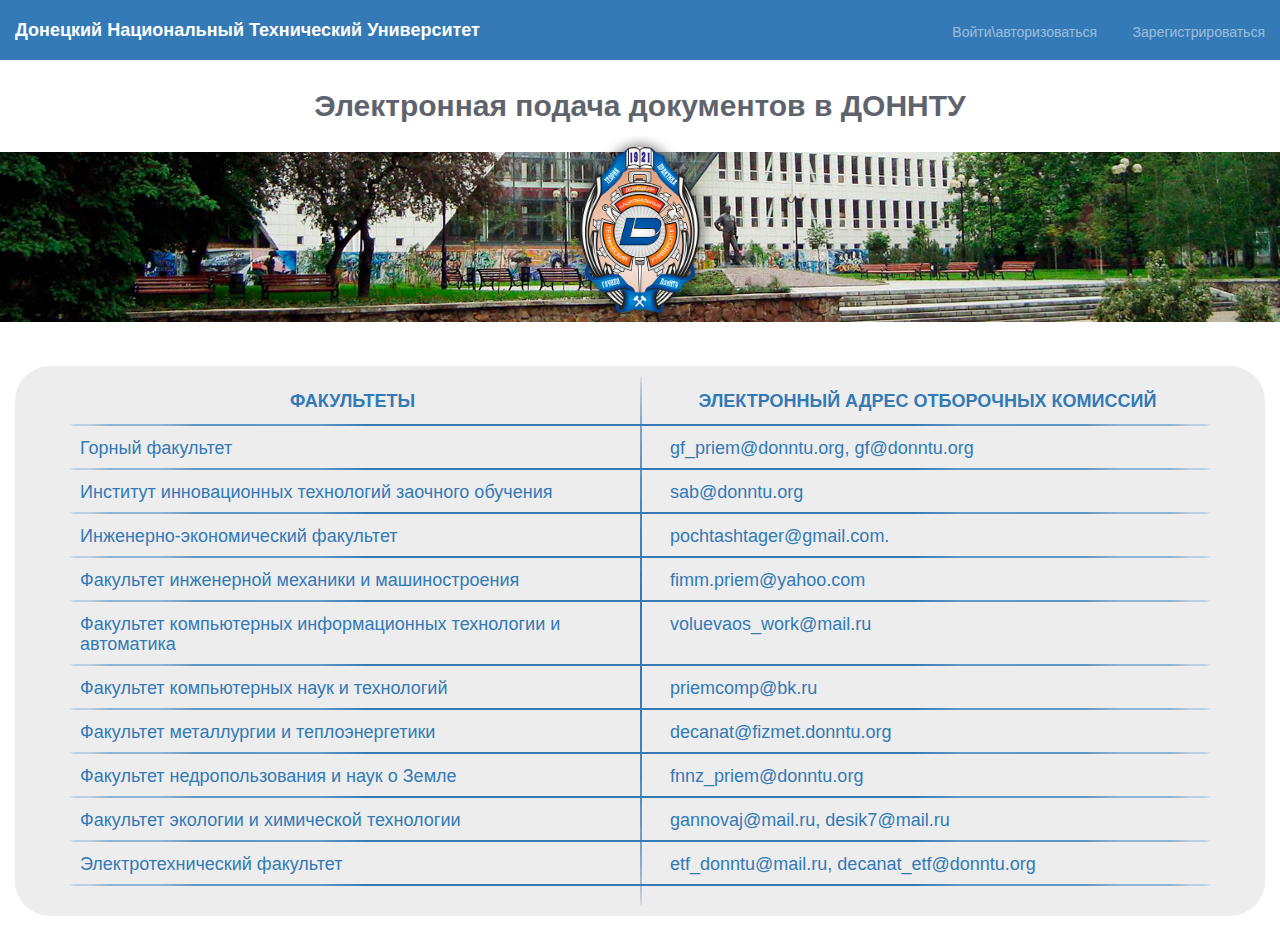
<file: index.html>
<!DOCTYPE html>
<html lang="ru">
<head>
  <meta charset="UTF-8">
  <meta name="viewport" content="width=device-width, initial-scale=1.0">
  <meta http-equiv="X-UA-Compatible" content="ie=edge">
  <title>Document</title>
  <link rel="stylesheet" href="css/reset.css">
  <link rel="stylesheet" href="css/slick.css">
  <link rel="stylesheet" href="css/jquery.fancybox.css">
  <link rel="stylesheet" href="css/jquery.formstyler.css">
  <link rel="stylesheet" href="css/jquery.formstyler.theme.css">
  <link rel="stylesheet" href="css/style.css">
</head>
<body>
      
  <header class="header">
    <div class="container-fluid">
      <div class="header__inner">
        <div class="header__title">Донецкий Национальный Технический Университет</div>
        <div class="header__box">
          <a class="header__btn" data-fancybox href="#open">Войти\авторизоваться</a>
          <a class="header__btn" data-fancybox href="#registration">Зарегистрироваться</a>
        </div>
      </div>
    </div>
  </header>

  <section class="info">
    <div class="info__top">
      <div class="info__title">Электронная подача документов в ДОННТУ</div>
      <div class="info__images">
        <img class="info__images-bg" src="images/info__images-bg.jpg" alt="img">
        <img class="info__images-logo" src="images/info-logo.png" alt="img">
      </div>
    </div>
    <div class="info__content">
      <div class="container">
        <div class="info__inner">
         <div class="info__item">
           <div class="info__item-title">факультеты</div>
           <div class="info__item-title info__item-title--adress">ЭЛЕКТРОННЫЙ АДРЕС ОТБОРОЧНЫХ КОМИССИЙ</div>
         </div>
         <ul class="info__list">
           <li class="info__link">
             <div class="info__link-item info__link-title">Горный факультет</div>
             <a class="info__link-item info__link-btn" href="#">gf_priem@donntu.org, gf@donntu.org</a>
           </li>
           <li class="info__link">
            <div class="info__link-item info__link-title">Институт инновационных технологий заочного обучения</div>
            <a class="info__link-item info__link-btn" href="#">sab@donntu.org</a>
          </li>
          <li class="info__link">
            <div class="info__link-item info__link-title">Инженерно-экономический факультет</div>
            <a class="info__link-item info__link-btn" href="#">pochtashtager@gmail.com.</a>
          </li>
          <li class="info__link">
            <div class="info__link-item info__link-title">Факультет инженерной механики и машиностроения</div>
            <a class="info__link-item info__link-btn" href="#">fimm.priem@yahoo.com</a>
          </li>
          <li class="info__link">
            <div class="info__link-item info__link-title">Факультет компьютерных информационных технологии и автоматика</div>
            <a class="info__link-item info__link-btn" href="#">voluevaos_work@mail.ru</a>
          </li>
          <li class="info__link">
            <div class="info__link-item info__link-title">Факультет компьютерных наук и технологий</div>
            <a class="info__link-item info__link-btn" href="#">priemcomp@bk.ru</a>
          </li>
          <li class="info__link">
            <div class="info__link-item info__link-title">Факультет металлургии и теплоэнергетики</div>
            <a class="info__link-item info__link-btn" href="#">decanat@fizmet.donntu.org</a>
          </li>
          <li class="info__link">
            <div class="info__link-item info__link-title">Факультет недропользования и наук о Земле</div>
            <a class="info__link-item info__link-btn" href="#">fnnz_priem@donntu.org</a>
          </li>
          <li class="info__link">
            <div class="info__link-item info__link-title">Факультет экологии и химической технологии</div>
            <a class="info__link-item info__link-btn" href="#">gannovaj@mail.ru, desik7@mail.ru</a>
          </li>
          <li class="info__link">
            <div class="info__link-item info__link-title">Электротехнический факультет</div>
            <a class="info__link-item info__link-btn" href="#">etf_donntu@mail.ru, decanat_etf@donntu.org</a>
          </li>
         </ul>
        </div>
      </div>
    </div>
  </section>



  <div class="registration" id="registration">
    <div class="registration__inner">
      <div class="registration__title">РЕГИСТРАЦИЯ</div>
      <form class="registration__form">
        <div class="registration__item">
          <input class="registration__input" required type="text" placeholder="Логин">
          <input class="registration__input" required type="password" placeholder="Пароль">
          <input class="registration__input" required type="password" placeholder="Подтв. пароль">
          <input class="registration__input" required type="text" placeholder="Фамилия">
          <input class="registration__input" required type="text" placeholder="Имя">
          <input class="registration__input" required type="text" placeholder="Отчество">
          <input class="registration__input" required type="date">
          <input class="registration__input" required type="email" placeholder="Email.com">
          <input class="registration__input" required type="tel" placeholder="Номер тел.">
          <div class="registration__item-box">
            <div class="registration__item-text">Решите пример (капчу):</div>
            <div class="registration__item-link">
              <span class="registration__item-span">9-2-4=</span>
              <input class="registration__input registration__item-input" required type="text">
            </div>
          </div>
        </div>
        <div class="registration__box">
          <div class="registration__box-top">
            <div class="registration__text">Прочие контакты<br>(Viber, WhatsApp и прочие):<br>(разрешены двойные и одиночные кавычки)</div>
            <textarea class="registration__textarea"></textarea>
            <div class="registration__box-link">
              <div class="registration__box-input">
                <input class="page-checkbox registration__checkbox" type="checkbox" required>
              </div>
              <label class="registration__label">Даю согласие на использование моих персональных данных в электронной базе ДонНТУ и гарантирую их достоверность.</label>
            </div>
          </div>
          <div class="registration__buttons">
            <button class="registration__btn" type="submit">РЕГИСТРИРОВАТЬ</button>
            <button class="registration__btn registration__btn-close" type="reset">ОТМЕНА</button>
          </div>
        </div>
      </form>
    </div>
  </div>

  <div class="open" id="open">
    <div class="open__inner">
      <div class="registration__title open__title">АВТОРИЗАЦИЯ</div>
      <div class="open__text">ВНИМАНИЕ АБИТУРИЕНТАМ! Для логина разрешены только буквы, цифры, точка, @, знак подчёркивания, пробел. Если в вашем логине были другие символы, то вводите его исключив из него не разрешёные символы.</div>
      <form class="open__form">
        <div class="open__item user-icon">
          <input class="registration__input open__input" type="text" required placeholder="Логин">
        </div>
        <div class="open__item lock-icon">
          <input class="registration__input open__input" type="password" required placeholder="Пароль">
        </div>
        <div class="registration__item-box open__item-box">
          <div class="registration__item-text">Решите пример (капчу):</div>
          <div class="registration__item-link">
            <span class="registration__item-span">9-2-4=</span>
            <input class="registration__input registration__item-input" required type="text">
          </div>
        </div>
        <div class="open__buttons">
          <button class="registration__btn open__btn" type="submit">ВОЙТИ</button>
          <button class="registration__btn open__btn" type="reset">ОТМЕНА</button>
        </div>
      </form>
    </div>
  </div>


  <script src="https://ajax.googleapis.com/ajax/libs/jquery/3.4.1/jquery.min.js"></script>
  <script src="js/slick.min.js"></script>
  <script src="js/jquery.fancybox.min.js"></script>
  <script src="js/jquery.formstyler.min.js"></script>
  <script src="js/main.js"></script>
</body>
</html>
</file>
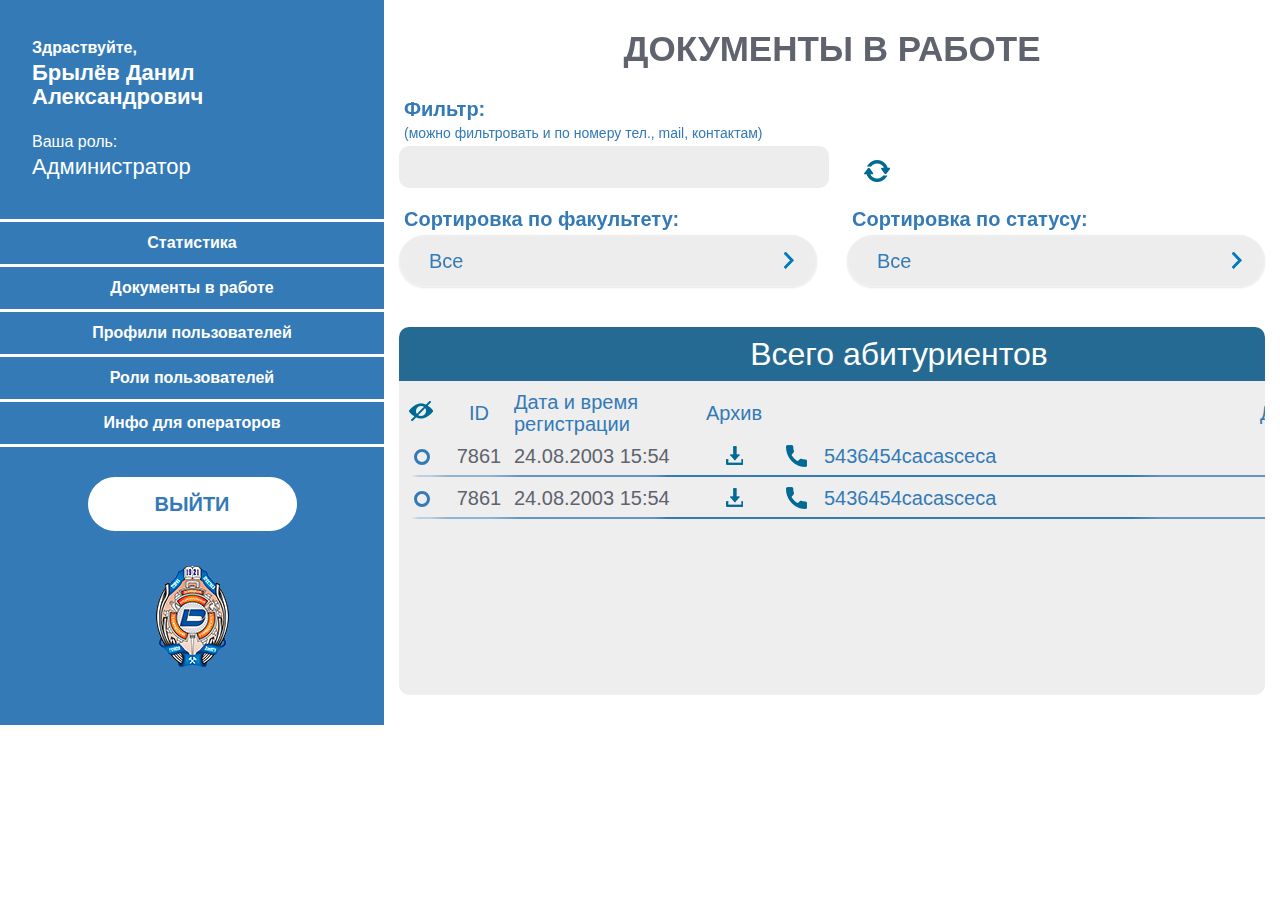
<file: document.html>
<!DOCTYPE html>
<html lang="ru">
<head>
  <meta charset="UTF-8">
  <meta name="viewport" content="width=device-width, initial-scale=1.0">
  <meta http-equiv="X-UA-Compatible" content="ie=edge">
  <title>Document</title>
  <link rel="stylesheet" href="css/reset.css">
  <link rel="stylesheet" href="css/slick.css">
  <link rel="stylesheet" href="css/jquery.fancybox.css">
  <link rel="stylesheet" href="css/jquery.formstyler.css">
  <link rel="stylesheet" href="css/jquery.formstyler.theme.css">
  <link rel="stylesheet" href="css/jquery.mCustomScrollbar.min.css">
  <link rel="stylesheet" href="css/style.css">
</head>
<body>
      
  <section class="profile statistic">
    <div class="profile__inner">
      <div class="profile-info statistic-info">
        <div class="profile-info__box statistic-info__box">
          <div class="profile-info__box-content">
            <div class="profile-info__name statistic-info__name">Здраствуйте, <span>Брылёв Данил Александрович</span></div>
            <div class="statistic-info__status">Ваша роль: <span>администратор</span></div>
          </div>
        </div>
        <nav class="profile-info__nav">
          <ul class="profile-info__nav">
            <li class="profile-info__nav-link"><a class="profile-info__nav-btn" href="#">Статистика</a></li>
            <li class="profile-info__nav-link"><a class="profile-info__nav-btn" href="#">Документы в работе</a></li>
            <li class="profile-info__nav-link"><a class="profile-info__nav-btn" href="#">Профили пользователей</a></li>
            <li class="profile-info__nav-link"><a class="profile-info__nav-btn" href="#">Роли пользователей</a></li>
            <li class="profile-info__nav-link"><a class="profile-info__nav-btn" href="#">Инфо для операторов</a></li>
          </ul>
        </nav>
        <div class="profile-info__out">
          <a class="profile-info__out-btn" href="#">ВЫЙТИ</a>
        </div>
        <div class="profile-info__images">
          <a class="profile-info__logo" href="#"><img class="profile-info__logo-img" src="images/logo.png" alt="logo"></a>
        </div>
      </div>
  
     <div class="document">
       <div class="container">
         <div class="title document__title">ДОКУМЕНТЫ В РАБОТЕ</div>
         <div class="document__inner">
           <div class="document__filter">
             <div class="document__filter-item">
               <div class="document__filter-title">Фильтр:</div>
               <div class="document__filter-subtitle">(можно фильтровать и по номеру тел., mail, контактам)</div>
               <input class="profile-form__input document__filter-input" type="text">
             </div>
             <a class="document__filter-btn" href="#"><img src="images/filter-img.png" alt="img"></a>
           </div>
           <div class="document__sort">
             <div class="document__sort-item">
               <div class="document__sort-title">Сортировка по факультету:</div>
               <select class="unketa__item-select document__sort-select">
                <option class="unketa__item-option document__sort-option">Все</option>
                <option class="unketa__item-option document__sort-option">ГФ | Горный факультет</option>
              </select>
             </div>
             <div class="document__sort-item">
              <div class="document__sort-title">Сортировка по статусу:</div>
              <select class="unketa__item-select document__sort-select">
               <option class="unketa__item-option document__sort-option">Все</option>
               <option class="unketa__item-option document__sort-option">ГФ | Горный факультет</option>
             </select>
            </div>
           </div>
           <div class="document__box document-table">
            <div class="document__box-title">Всего абитуриентов</div>
            <div class="document-table__inner">
              <div class="document-table__items">
                <div class="cal-1 document-table__view">
                  <img class="document-table__view-img" src="images/view.png" alt="img">
                </div>
                <div class="cal-2 document-table__id">ID</div>
                <div class="cal-3 document-table__num">Дата и время регистрации</div>
                <div class="cal-4 document-table__down">Архив</div>
                <div class="cal-5 document-table__telephone"></div>
                <div class="cal-6 document-table__data">Действие</div>
              </div>
              <ul class="document-table__list">
                <li class="document-table__link">
                  <div class="cal-1 document-table__view"><input class="unketa__radio-input unketa__bottom-checkbox document-table__input" type="checkbox"></div>
                  <div class="cal-2 document-table__number">7861</div>
                  <div class="cal-3 document-table__date">24.08.2003 15:54</div>
                  <div class="cal-4 document-table__download"><a class="document-table__downlaod-btn" download="" href="#"></a></div>
                  <div class="cal-5 document-table__tel">5436454cacasceca</div>
                  <div class="cal-6 document-table__action"><a class="document-table__action-btn" data-fancybox href="#document-popup"></a></div>
                </li>
                <li class="document-table__link">
                  <div class="cal-1 document-table__view"><input class="unketa__radio-input unketa__bottom-checkbox document-table__input" type="checkbox"></div>
                  <div class="cal-2 document-table__number">7861</div>
                  <div class="cal-3 document-table__date">24.08.2003 15:54</div>
                  <div class="cal-4 document-table__download"><a class="document-table__downlaod-btn" download="" href="#"></a></div>
                  <div class="cal-5 document-table__tel">5436454cacasceca</div>
                  <div class="cal-6 document-table__action"><a class="document-table__action-btn" data-fancybox href="#document-popup"></a></div>
                </li>
              </ul>
            </div>
           </div>
         </div>
       </div>
     </div>

    </div>
  </section>

  

  <div class="document-popup" id="document-popup">
    <div class="document-popup__inner">
      <div class="document-popup__top">
        <div class="document-popup__title">Действия для абитуриента</div>
        <div class="document-popup__name">Афанасьева Карина Дмитриевна</div>
      </div>
      <div class="document__sort-item document-popup__status">
        <div class="document__sort-title">Назначьте статус:</div>
        <select class="unketa__item-select document-popup__select">
         <option class="unketa__item-option ddocument-popup__option">4 Отклонено</option>
         <option class="unketa__item-option ddocument-popup__option">4 Отклонено</option>
        </select>
        <div class="document-popup__text">Добавьте комментарий: <br>Внимание операторам! В поле комментариев разрешен
         многострочный ввод (клавиша Enter), одиночные и двойные кавычки, также другие разделительные символы.</div>
        <textarea class="document-popup__textarea" placeholder="Введите текст"></textarea>
        <div class="document-popup__buttons">
         <a class="document-popup__btn" href="#">Назначить</a>
         <a class="document-popup__btn document-popup__btn-close" href="#">Отмена</a>
        </div>
      </div>
    </div>
  </div>


  <script src="https://ajax.googleapis.com/ajax/libs/jquery/3.4.1/jquery.min.js"></script>
  <script src="js/slick.min.js"></script>
  <script src="js/jquery.fancybox.min.js"></script>
  <script src="js/jquery.formstyler.min.js"></script>
  <script src="js/jquery.mCustomScrollbar.concat.min.js"></script>
  <script src="js/main.js"></script>
</body>
</html>
</file>
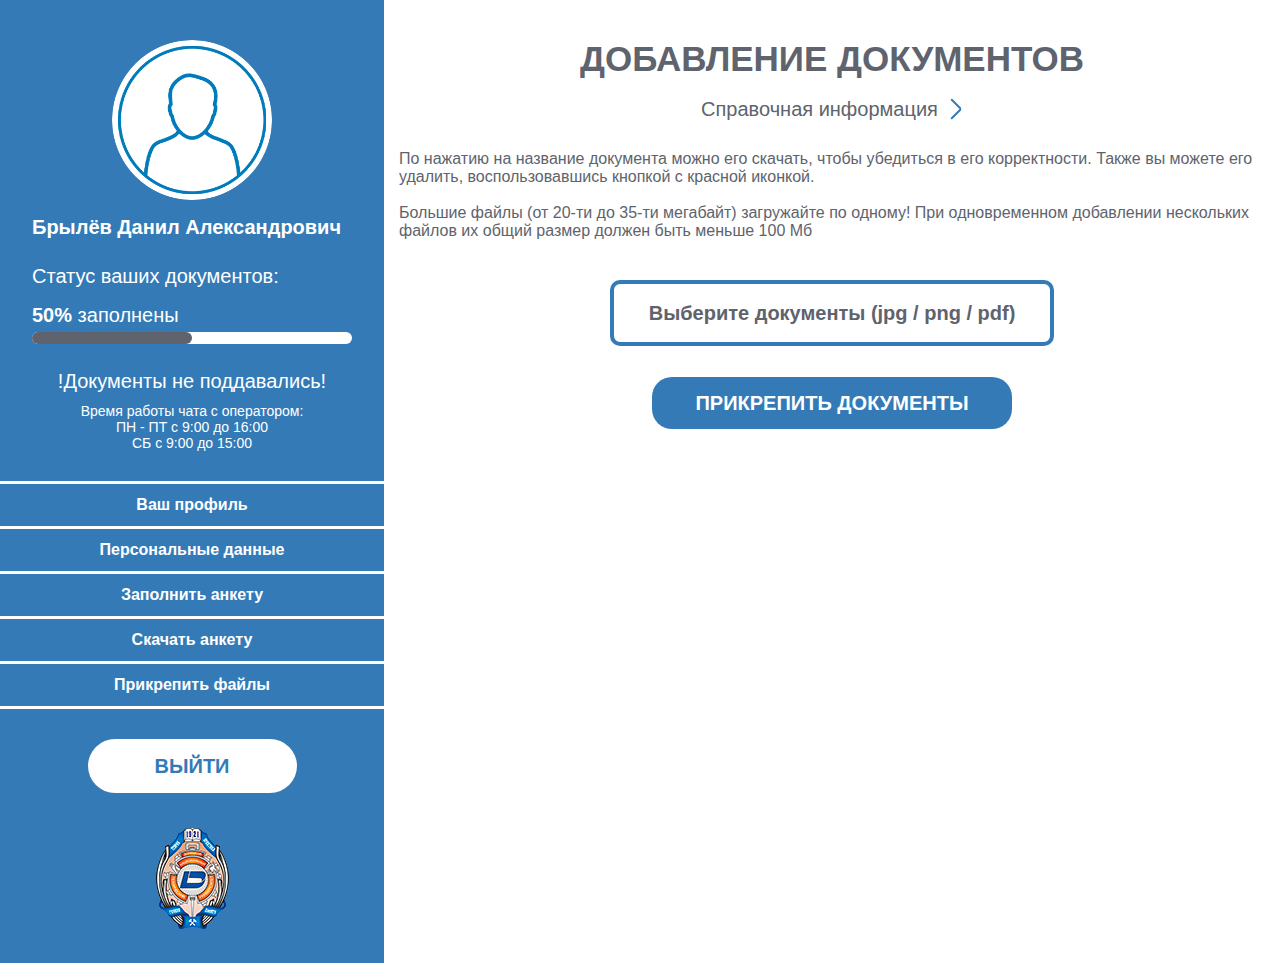
<file: profile-add.html>
<!DOCTYPE html>
<html lang="ru">
<head>
  <meta charset="UTF-8">
  <meta name="viewport" content="width=device-width, initial-scale=1.0">
  <meta http-equiv="X-UA-Compatible" content="ie=edge">
  <title>Document</title>
  <link rel="stylesheet" href="css/reset.css">
  <link rel="stylesheet" href="css/slick.css">
  <link rel="stylesheet" href="css/jquery.fancybox.css">
  <link rel="stylesheet" href="css/jquery.formstyler.css">
  <link rel="stylesheet" href="css/jquery.formstyler.theme.css">
  <link rel="stylesheet" href="css/style.css">
</head>
<body>
      
  <section class="profile">
    <div class="profile__inner">
      <div class="profile-info">
        <div class="profile-info__box">
          <div class="profile-info__box-content">
            <div class="profile-info__img">
              <img class="profile-info__img-link" src="images/profile-info-avatar.png" alt="avatar">
            </div>
            <div class="profile-info__name">Брылёв Данил Александрович</div>
            <div class="profile-info__status">Статус ваших документов:</div>
            <div class="profile-info__status-box">
              <div class="profile-info__status-num"><span>50%</span> заполнены</div>
              <div class="profile-info__status-line">
                <div class="profile-info__status-line--active" style="width: 50%;"></div>
              </div>
            </div>
            <div class="profile-info__status-dock">!Документы не поддавались!</div>
            <div class="profile-info__status-time">Время работы чата с оператором:<br>ПН - ПТ с 9:00 до 16:00<br>СБ с 9:00 до 15:00</div>
          </div>
        </div>
        <nav class="profile-info__nav">
          <ul class="profile-info__nav">
            <li class="profile-info__nav-link"><a class="profile-info__nav-btn" href="#">Ваш профиль</a></li>
            <li class="profile-info__nav-link"><a class="profile-info__nav-btn" href="#">Персональные данные</a></li>
            <li class="profile-info__nav-link"><a class="profile-info__nav-btn" href="#">Заполнить анкету</a></li>
            <li class="profile-info__nav-link"><a class="profile-info__nav-btn" href="#">Скачать анкету</a></li>
            <li class="profile-info__nav-link"><a class="profile-info__nav-btn" href="#">Прикрепить файлы</a></li>
          </ul>
        </nav>
        <div class="profile-info__out">
          <a class="profile-info__out-btn" href="#">ВЫЙТИ</a>
        </div>
        <div class="profile-info__images">
          <a class="profile-info__logo" href="#"><img class="profile-info__logo-img" src="images/logo.png" alt="logo"></a>
        </div>
      </div>
  
      <div class="profile-add">
        <div class="container">
          <div class="profile-add__inner">
            <div class="title profile-add__title">ДОБАВЛЕНИЕ ДОКУМЕНТОВ</div>
            <div class="profile-add__btn">
              <div class="profile-add__btn-link">Справочная информация</div>
            </div>
            <div class="profile-add__item">
              <div class="profile-add__item-text">
                Если Вы считаете, что неправильно заполнили анкету, вернитесь и заполните заново до отправки документов на обработку. Количество исправлений не ограничено!
                <br><br>
                Разрешённый размер одного файла до 35 мегабайт.
                <br><br>
                Перечень необходимых документов: <br>
                Представлен общий вероятный список, добавляйте только то, что нужно в вашем случае.
              </div>
              <ul class="profile-add__list">
                <li class="profile-add__list-link">ИНН</li>
                <li class="profile-add__list-link">Паспорт / Свидетельство о рождении / Вид на жительство / Временное удостоверение гражданина / Адресная справка / Биометрический паспорт</li>
                <li class="profile-add__list-link">Документ об образовании</li>
                <li class="profile-add__list-link">Сертификаты</li>
                <li class="profile-add__list-link">Льготы</li>
                <li class="profile-add__list-link">Результаты олимпиад</li>
                <li class="profile-add__list-link">Приписное свидетельство</li>
                <li class="profile-add__list-link">Медицинская справка 086-у</li>
              </ul>
            </div>
            <div class="profile-add__text">
              По нажатию на название документа можно его скачать, чтобы убедиться в его корректности. Также вы можете его удалить, воспользовавшись кнопкой с красной иконкой.
              <br><br>
              Большие файлы (от 20-ти до 35-ти мегабайт) загружайте по одному! При одновременном добавлении нескольких файлов их общий размер должен быть меньше 100 Мб
            </div>
            <div class="profile-add__vibor">
              <a class="profile-add__vibor-link" href="#">Выберите документы (jpg / png / pdf)</a>
            </div>
            <div class="profile-add__button">
              <div class="profile-form__btn profile-add__button-link">ПРИКРЕПИТЬ ДОКУМЕНТЫ</div>
            </div>
          </div>
        </div>
      </div>

    </div>
  </section>

  


  <script src="https://ajax.googleapis.com/ajax/libs/jquery/3.4.1/jquery.min.js"></script>
  <script src="js/slick.min.js"></script>
  <script src="js/jquery.fancybox.min.js"></script>
  <script src="js/jquery.formstyler.min.js"></script>
  <script src="js/main.js"></script>
</body>
</html>
</file>
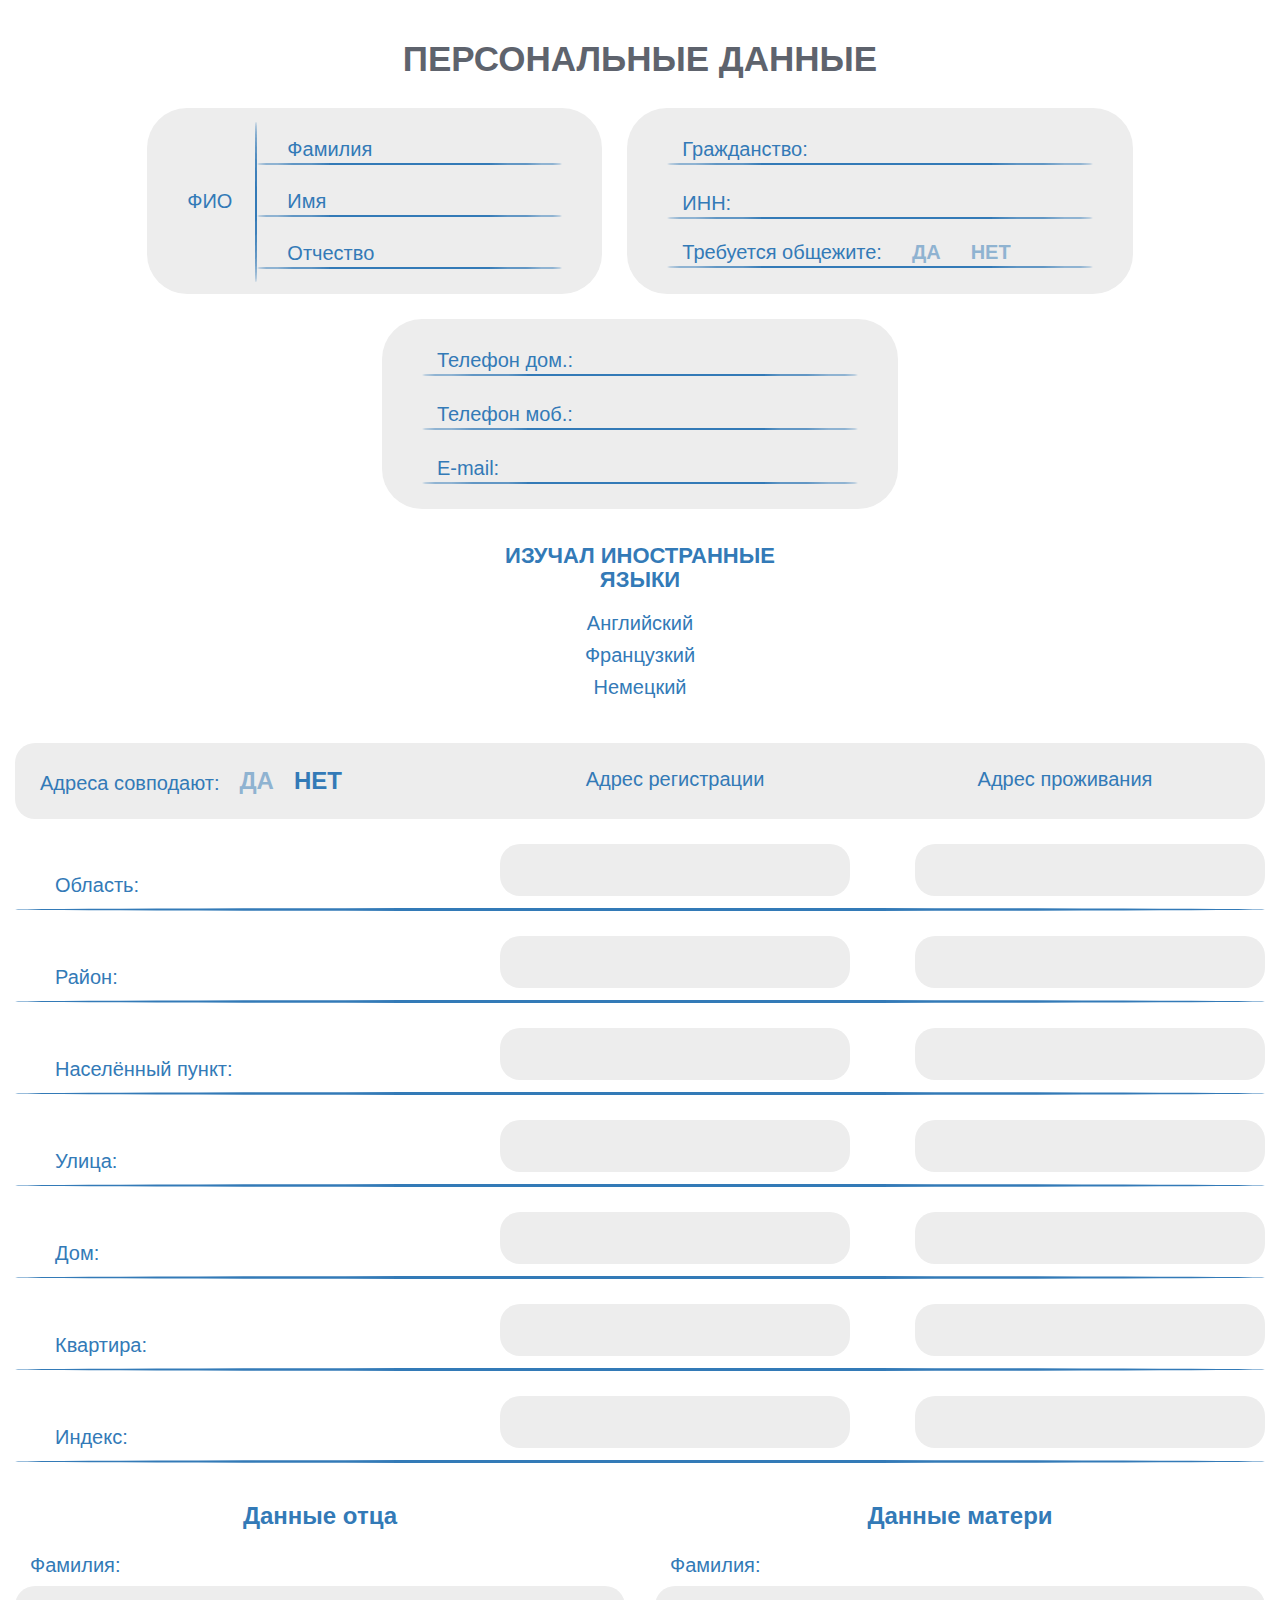
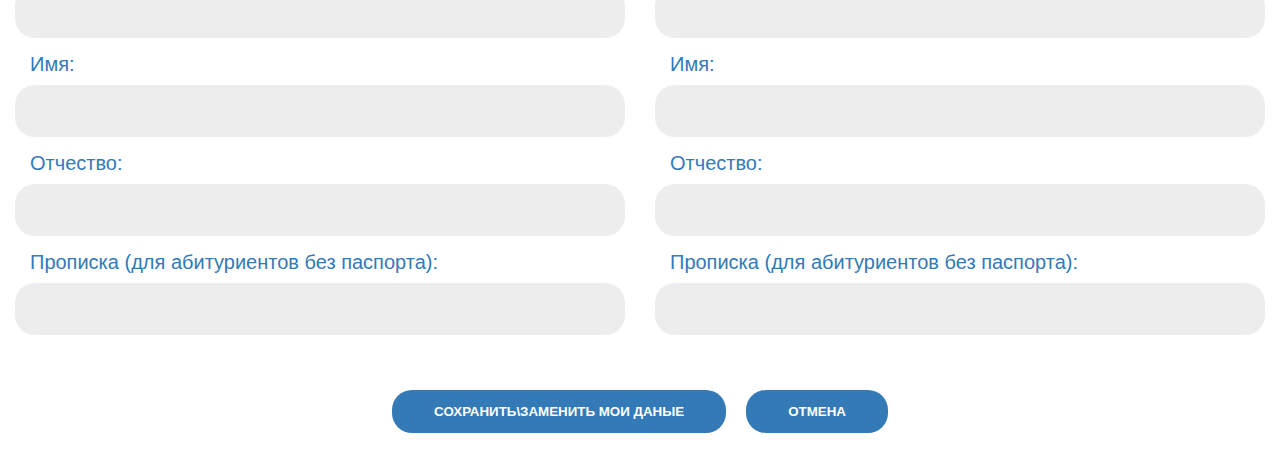
<file: profile-user.html>
<!DOCTYPE html>
<html lang="ru">
<head>
  <meta charset="UTF-8">
  <meta name="viewport" content="width=device-width, initial-scale=1.0">
  <meta http-equiv="X-UA-Compatible" content="ie=edge">
  <title>Document</title>
  <link rel="stylesheet" href="css/reset.css">
  <link rel="stylesheet" href="css/slick.css">
  <link rel="stylesheet" href="css/jquery.fancybox.css">
  <link rel="stylesheet" href="css/jquery.formstyler.css">
  <link rel="stylesheet" href="css/jquery.formstyler.theme.css">
  <link rel="stylesheet" href="css/style.css">
</head>
<body>
      
  <form class="profile-form">
    <div class="container-fluid">
      <div class="title profile-form__title">ПЕРСОНАЛЬНЫЕ ДАННЫЕ</div>
      <div class="profile-form__items">
        <div class="profile-form__item profile-form__name">
          <div class="profile-form__name-link">ФИО</div>
          <div class="profile-form__name-box">
            <div class="profile-form__name-line">
              <input class="profile-form__input profile-form__name-input" type="text" placeholder="Фамилия">
            </div>
            <div class="profile-form__name-line">
              <input class="profile-form__input profile-form__name-input" type="text" placeholder="Имя">
            </div>
            <div class="profile-form__name-line">
              <input class="profile-form__input profile-form__name-input" type="text" placeholder="Отчество">
            </div>
          </div>
        </div>
        <div class="profile-form__item profile-form__address">
          <div class="profile-form__address-item">
            <span class="profile-form__address-span">Гражданство:</span>
            <input class="profile-form__input" type="text">
          </div>
          <div class="profile-form__address-item">
            <span class="profile-form__address-span">ИНН:</span>
            <input class="profile-form__input" type="text">
          </div>
          <div class="profile-form__address-item profile-form__address-vibor">
            <span class="profile-form__address-span">Требуется общежите:</span>
            <div class="profile-form__address-uslugi profile-form__address-yes">ДА</div>
            <div class="profile-form__address-uslugi profile-form__address-not">НЕТ</div>
          </div>
        </div>
        <div class="profile-form__item profile-form__contact">
          <div class="profile-form__address-item">
            <span class="profile-form__address-span">Телефон дом.:</span>
            <input class="profile-form__input" type="tel">
          </div>
          <div class="profile-form__address-item">
            <span class="profile-form__address-span">Телефон моб.:</span>
            <input class="profile-form__input" type="tel">
          </div>
           <div class="profile-form__address-item">
            <span class="profile-form__address-span">E-mail:</span>
            <input class="profile-form__input" type="email">
          </div>
        </div>
      </div>
      <div class="profile-form__language">
        <div class="profile-form__language-title">Изучал иностранные языки</div>
        <ul class="profile-form__language-list">
          <li class="profile-form__language-link"><span>Английский</span></li>
          <li class="profile-form__language-link"><span>Французкий</span></li>
          <li class="profile-form__language-link"><span>Немецкий</span></li>
        </ul>
      </div>
      <div class="profile-form__block">
        <div class="profile-form__block-top">
          <div class="profile-form__block-item">
            <span>Адреса совподают:</span>
            <div class="profile-form__block-vibor profile-form__block-yes">ДА</div>
            <div class="profile-form__block-vibor profile-form__block-not active">НЕТ</div>
          </div>
          <div class="profile-form__block-title">Адрес регистрации</div>
          <div class="profile-form__block-title profile-form__block-title--address">Адрес проживания</div>
        </div>
        <div class="profile-form__inner profile-form__user">
          <div class="profile-form__box">
            <div class="profile-form__box-text">Область:</div>
            <input class="profile-form__box-input" type="text" placeholder="Адрес регистрации">
            <input class="profile-form__box-input input-adress" type="text" placeholder="Адрес проживания">
          </div>
          <div class="profile-form__box">
            <div class="profile-form__box-text">Район:</div>
            <input class="profile-form__box-input" type="text" placeholder="Адрес регистрации">
            <input class="profile-form__box-input input-adress" type="text" placeholder="Адрес проживания">
          </div>
          <div class="profile-form__box">
            <div class="profile-form__box-text">Населённый пункт:</div>
            <input class="profile-form__box-input" type="text" placeholder="Адрес регистрации">
            <input class="profile-form__box-input input-adress" type="text" placeholder="Адрес проживания">
          </div>
          <div class="profile-form__box">
            <div class="profile-form__box-text">Улица:</div>
            <input class="profile-form__box-input" type="text" placeholder="Адрес регистрации">
            <input class="profile-form__box-input input-adress" type="text" placeholder="Адрес проживания">
          </div>
          <div class="profile-form__box">
            <div class="profile-form__box-text">Дом:</div>
            <input class="profile-form__box-input" type="text" placeholder="Адрес регистрации">
            <input class="profile-form__box-input input-adress" type="text" placeholder="Адрес проживания">
          </div>
          <div class="profile-form__box">
            <div class="profile-form__box-text">Квартира:</div>
            <input class="profile-form__box-input" type="text" placeholder="Адрес регистрации">
            <input class="profile-form__box-input input-adress" type="text" placeholder="Адрес проживания">
          </div>
          <div class="profile-form__box">
            <div class="profile-form__box-text">Индекс:</div>
            <input class="profile-form__box-input" type="text" placeholder="Адрес регистрации">
            <input class="profile-form__box-input input-adress" type="text" placeholder="Адрес проживания">
          </div>
        </div>
        <div class="profile-form__inner profile-form__family">
          <div class="profile-form__family-item">
            <div class="profile-form__family-title">Данные отца</div>
            <div class="profile-form__family-link">
              <div class="profile-form__family-text">Фамилия:</div>
              <input class="profile-form__box-input profile-form__family-input" type="text">
            </div>
            <div class="profile-form__family-link">
              <div class="profile-form__family-text">Имя:</div>
              <input class="profile-form__box-input profile-form__family-input" type="text">
            </div>
            <div class="profile-form__family-link">
              <div class="profile-form__family-text">Отчество:</div>
              <input class="profile-form__box-input profile-form__family-input" type="text">
            </div>
            <div class="profile-form__family-link">
              <div class="profile-form__family-text">Прописка (для абитуриентов без паспорта):</div>
              <input class="profile-form__box-input profile-form__family-input" type="text">
            </div>
          </div>
          <div class="profile-form__family-item">
            <div class="profile-form__family-title">Данные матери</div>
            <div class="profile-form__family-link">
              <div class="profile-form__family-text">Фамилия:</div>
              <input class="profile-form__box-input profile-form__family-input" type="text">
            </div>
            <div class="profile-form__family-link">
              <div class="profile-form__family-text">Имя:</div>
              <input class="profile-form__box-input profile-form__family-input" type="text">
            </div>
            <div class="profile-form__family-link">
              <div class="profile-form__family-text">Отчество:</div>
              <input class="profile-form__box-input profile-form__family-input" type="text">
            </div>
            <div class="profile-form__family-link">
              <div class="profile-form__family-text">Прописка (для абитуриентов без паспорта):</div>
              <input class="profile-form__box-input profile-form__family-input" type="text">
            </div>
          </div>
        </div>
      </div>
      <div class="profile-form__buttons">
        <button class="profile-form__btn">СОХРАНИТЬ\ЗАМЕНИТЬ МОИ ДАНЫЕ</button>
        <button class="profile-form__btn" type="reset">ОТМЕНА</button>
      </div>
    </div>
  </form>
  


  <script src="https://ajax.googleapis.com/ajax/libs/jquery/3.4.1/jquery.min.js"></script>
  <script src="js/slick.min.js"></script>
  <script src="js/jquery.fancybox.min.js"></script>
  <script src="js/jquery.formstyler.min.js"></script>
  <script src="js/main.js"></script>
</body>
</html>
</file>
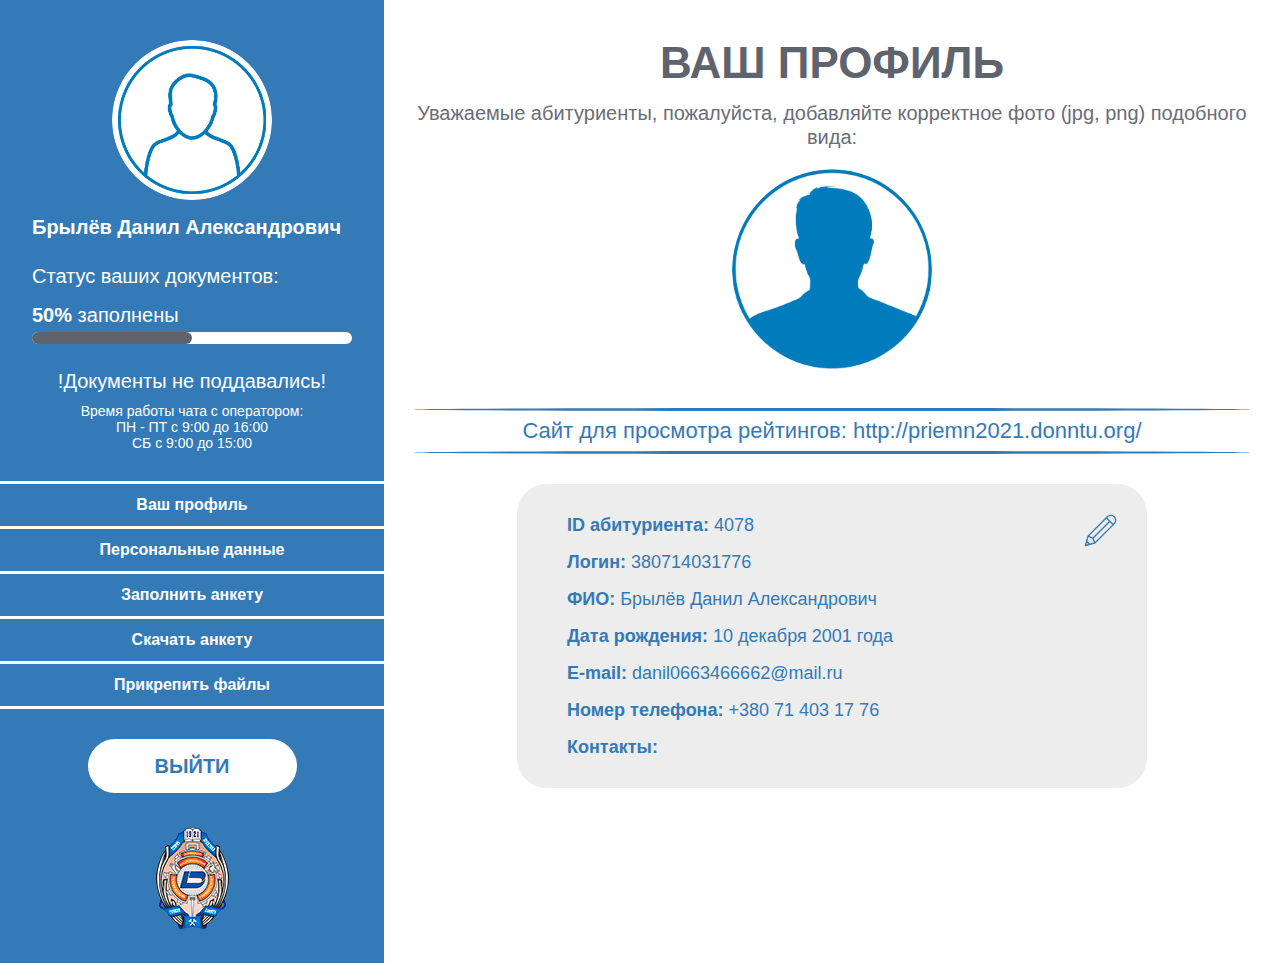
<file: profile.html>
<!DOCTYPE html>
<html lang="ru">
<head>
  <meta charset="UTF-8">
  <meta name="viewport" content="width=device-width, initial-scale=1.0">
  <meta http-equiv="X-UA-Compatible" content="ie=edge">
  <title>Document</title>
  <link rel="stylesheet" href="css/reset.css">
  <link rel="stylesheet" href="css/slick.css">
  <link rel="stylesheet" href="css/jquery.fancybox.css">
  <link rel="stylesheet" href="css/jquery.formstyler.css">
  <link rel="stylesheet" href="css/jquery.formstyler.theme.css">
  <link rel="stylesheet" href="css/style.css">
</head>
<body>
      
  <section class="profile">
    <div class="profile__inner">
      <div class="profile-info">
        <div class="profile-info__box">
          <div class="profile-info__box-content">
            <div class="profile-info__img">
              <img class="profile-info__img-link" src="images/profile-info-avatar.png" alt="avatar">
            </div>
            <div class="profile-info__name">Брылёв Данил Александрович</div>
            <div class="profile-info__status">Статус ваших документов:</div>
            <div class="profile-info__status-box">
              <div class="profile-info__status-num"><span>50%</span> заполнены</div>
              <div class="profile-info__status-line">
                <div class="profile-info__status-line--active" style="width: 50%;"></div>
              </div>
            </div>
            <div class="profile-info__status-dock">!Документы не поддавались!</div>
            <div class="profile-info__status-time">Время работы чата с оператором:<br>ПН - ПТ с 9:00 до 16:00<br>СБ с 9:00 до 15:00</div>
          </div>
        </div>
        <nav class="profile-info__nav">
          <ul class="profile-info__nav">
            <li class="profile-info__nav-link"><a class="profile-info__nav-btn" href="#">Ваш профиль</a></li>
            <li class="profile-info__nav-link"><a class="profile-info__nav-btn" href="#">Персональные данные</a></li>
            <li class="profile-info__nav-link"><a class="profile-info__nav-btn" href="#">Заполнить анкету</a></li>
            <li class="profile-info__nav-link"><a class="profile-info__nav-btn" href="#">Скачать анкету</a></li>
            <li class="profile-info__nav-link"><a class="profile-info__nav-btn" href="#">Прикрепить файлы</a></li>
          </ul>
        </nav>
        <div class="profile-info__out">
          <a class="profile-info__out-btn" href="#">ВЫЙТИ</a>
        </div>
        <div class="profile-info__images">
          <a class="profile-info__logo" href="#"><img class="profile-info__logo-img" src="images/logo.png" alt="logo"></a>
        </div>
      </div>
  
      <div class="profile-about">
        <div class="title profile-about__title">ВАШ ПРОФИЛЬ</div>
        <div class="profile-about__text">Уважаемые абитуриенты, пожалуйста, добавляйте корректное фото (jpg, png) подобного вида:</div>
        <div class="profile-about__img">
          <div class="profile-about__foto">
            <img class="profile-about__foto-avatar" src="images/profile-about-foto.png" alt="avatar">
          </div>
        </div>
        <div class="profile-about__item">
          <span class="profile-about__item-span">Сайт для просмотра рейтингов:</span> <a class="profile-about__item-btn" href="#">http://priemn2021.donntu.org/</a>
        </div>
        <div class="profile-about__information">
          <div class="profile-about__information-button"><svg enable-background="new 0 0 48 48" height="33px" id="Layer_1" version="1.1" viewBox="0 0 48 48" width="33px" xml:space="preserve" xmlns="http://www.w3.org/2000/svg" xmlns:xlink="http://www.w3.org/1999/xlink"><path clip-rule="evenodd" d="M44.929,14.391c-0.046,0.099-0.102,0.194-0.183,0.276L16.84,42.572  c-0.109,0.188-0.26,0.352-0.475,0.434l-13.852,3.88c-0.029,0.014-0.062,0.016-0.094,0.026l-0.047,0.014  c-0.008,0.003-0.017,0.001-0.024,0.004c-0.094,0.025-0.187,0.046-0.286,0.045c-0.098,0.003-0.189-0.015-0.282-0.041  c-0.021-0.006-0.04-0.002-0.061-0.009c-0.008-0.003-0.013-0.01-0.021-0.013c-0.088-0.033-0.164-0.083-0.24-0.141  c-0.039-0.028-0.08-0.053-0.113-0.086s-0.058-0.074-0.086-0.113c-0.058-0.075-0.107-0.152-0.141-0.24  c-0.004-0.008-0.01-0.013-0.013-0.021c-0.007-0.02-0.003-0.04-0.009-0.061c-0.025-0.092-0.043-0.184-0.041-0.281  c0-0.1,0.02-0.193,0.045-0.287c0.004-0.008,0.001-0.016,0.004-0.023l0.014-0.049c0.011-0.03,0.013-0.063,0.026-0.093l3.88-13.852  c0.082-0.216,0.246-0.364,0.434-0.475l27.479-27.48c0.04-0.045,0.087-0.083,0.128-0.127l0.299-0.299  c0.015-0.015,0.034-0.02,0.05-0.034C34.858,1.87,36.796,1,38.953,1C43.397,1,47,4.603,47,9.047  C47,11.108,46.205,12.969,44.929,14.391z M41.15,15.5l-3.619-3.619L13.891,35.522c0.004,0.008,0.014,0.011,0.018,0.019l2.373,4.827  L41.15,15.5z M3.559,44.473l2.785-0.779l-2.006-2.005L3.559,44.473z M4.943,39.53l3.558,3.559l6.12-1.715  c0,0-2.586-5.372-2.59-5.374l-5.374-2.59L4.943,39.53z M12.49,34.124c0.008,0.004,0.011,0.013,0.019,0.018L36.15,10.5l-3.619-3.619  L7.663,31.749L12.49,34.124z M38.922,3c-1.782,0-3.372,0.776-4.489,1.994l-0.007-0.007L33.912,5.5l8.619,8.619l0.527-0.528  l-0.006-0.006c1.209-1.116,1.979-2.701,1.979-4.476C45.031,5.735,42.296,3,38.922,3z" fill-rule="evenodd"/></svg></div>
          <div class="profile-about__information-item">
            <label class="profile-about__information-label">ID абитуриента:</label>
            <input class="profile-about__information-input" type="text" placeholder="4078">
          </div>
          <div class="profile-about__information-item">
            <label class="profile-about__information-label">Логин:</label>
            <input class="profile-about__information-input" type="text" placeholder="380714031776">
          </div>
          <div class="profile-about__information-item">
            <label class="profile-about__information-label">ФИО:</label>
            <input class="profile-about__information-input" type="text" placeholder="Брылёв Данил Александрович">
          </div>
          <div class="profile-about__information-item">
            <label class="profile-about__information-label">Дата рождения:</label>
            <input class="profile-about__information-input" type="text" placeholder="10 декабря 2001 года">
          </div>
          <div class="profile-about__information-item">
            <label class="profile-about__information-label">E-mail:</label>
            <input class="profile-about__information-input" type="email" placeholder="danil0663466662@mail.ru">
          </div>
          <div class="profile-about__information-item">
            <label class="profile-about__information-label">Номер телефона:</label>
            <input class="profile-about__information-input" type="tel" placeholder="+380 71 403 17 76">
          </div>
          <div class="profile-about__information-item">
            <label class="profile-about__information-label">Контакты:</label>
            <input class="profile-about__information-input" type="text">
          </div>
        </div>
      </div>
    </div>
  </section>

  


  <script src="https://ajax.googleapis.com/ajax/libs/jquery/3.4.1/jquery.min.js"></script>
  <script src="js/slick.min.js"></script>
  <script src="js/jquery.fancybox.min.js"></script>
  <script src="js/jquery.formstyler.min.js"></script>
  <script src="js/main.js"></script>
</body>
</html>
</file>
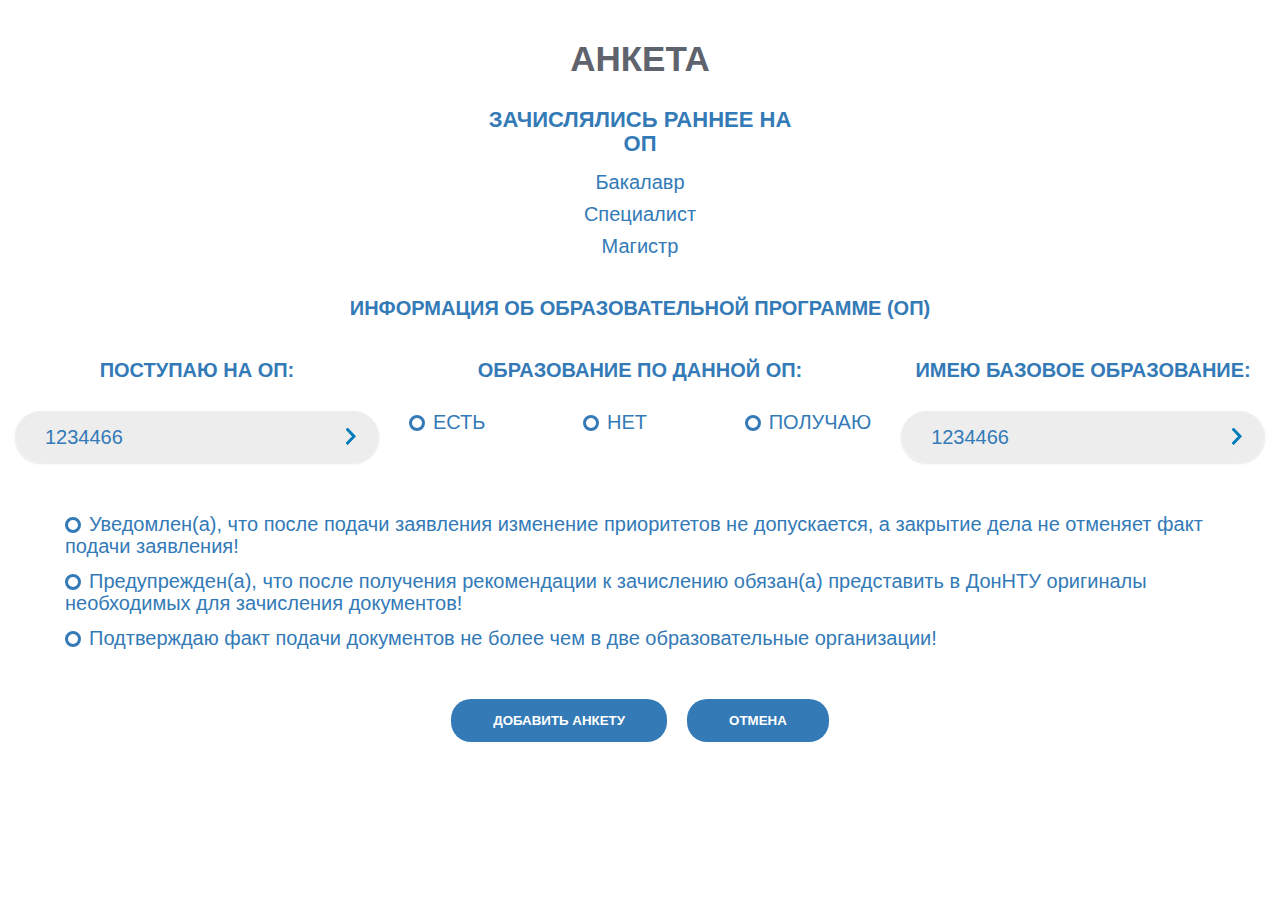
<file: unketa.html>
<!DOCTYPE html>
<html lang="ru">
<head>
  <meta charset="UTF-8">
  <meta name="viewport" content="width=device-width, initial-scale=1.0">
  <meta http-equiv="X-UA-Compatible" content="ie=edge">
  <title>Document</title>
  <link rel="stylesheet" href="css/reset.css">
  <link rel="stylesheet" href="css/slick.css">
  <link rel="stylesheet" href="css/jquery.fancybox.css">
  <link rel="stylesheet" href="css/jquery.formstyler.css">
  <link rel="stylesheet" href="css/jquery.formstyler.theme.css">
  <link rel="stylesheet" href="css/style.css">
</head>
<body>
      
  <form class="unketa">
    <div class="container-fluid">
      <div class="title unketa__title">АНКЕТА</div>
      <div class="profile-form__language unketa__box">
        <div class="profile-form__language-title unketa__box-title">Зачислялись раннее на оп</div>
        <ul class="profile-form__language-list">
          <li class="profile-form__language-link"><span>Бакалавр</span></li>
          <li class="profile-form__language-link"><span>Специалист</span></li>
          <li class="profile-form__language-link"><span>Магистр</span></li>
        </ul>
      </div>
      <div class="unketa__info">
        <div class="unketa__info-title">Информация об образовательной программе (ОП)</div>
        <div class="unketa__items">
          <div class="unketa__item">
            <div class="unketa__item-title">Поступаю на ОП:</div>
            <select class="unketa__item-select">
              <option class="unketa__item-option">1234466</option>
              <option class="unketa__item-option">456654</option>
            </select>
          </div>
          <div class="unketa__item unketa__item-two">
            <div class="unketa__item-title">Образование по данной ОП:</div>
            <div class="unketa__radios">
              <div class="unketa__radio">
                <label class="unketa__radio-label"><input class="unketa__radio-input" type="radio" name="radio">ЕСТЬ</label>
              </div>
              <div class="unketa__radio">
                <label class="unketa__radio-label"><input class="unketa__radio-input" type="radio" name="radio">НЕТ</label>
              </div>
              <div class="unketa__radio">
                <label class="unketa__radio-label"> <input class="unketa__radio-input" type="radio" name="radio">ПОЛУЧАЮ</label>
              </div>
            </div>
          </div>
          <div class="unketa__item">
            <div class="unketa__item-title">Имею базовое образование:</div>
            <select class="unketa__item-select">
              <option class="unketa__item-option">1234466</option>
              <option class="unketa__item-option">456654</option>
            </select>
          </div>
        </div>
      </div>
      <div class="unketa__bottom">
        <label class="unketa__radio-label unketa__bottom-label"><input class="unketa__radio-input unketa__bottom-checkbox" type="checkbox">Уведомлен(а), что после подачи заявления изменение приоритетов не допускается, а закрытие дела не отменяет факт подачи заявления!</label>
        <label class="unketa__radio-label unketa__bottom-label"><input class="unketa__radio-input unketa__bottom-checkbox" type="checkbox">Предупрежден(а), что после получения рекомендации к зачислению обязан(а) представить в ДонНТУ оригиналы необходимых для зачисления документов!</label>
        <label class="unketa__radio-label unketa__bottom-label"><input class="unketa__radio-input unketa__bottom-checkbox" type="checkbox">Подтверждаю факт подачи документов не более чем в две образовательные организации!</label>
      </div>
      <div class="profile-form__buttons unketa__buttons">
        <button class="profile-form__btn">ДОБАВИТЬ АНКЕТУ</button>
        <button class="profile-form__btn" type="reset">ОТМЕНА</button>
      </div>
    </div>
  </form>
  


  <script src="https://ajax.googleapis.com/ajax/libs/jquery/3.4.1/jquery.min.js"></script>
  <script src="js/slick.min.js"></script>
  <script src="js/jquery.fancybox.min.js"></script>
  <script src="js/jquery.formstyler.min.js"></script>
  <script src="js/main.js"></script>
</body>
</html>
</file>
<file: css/style.css>
@font-face {
    font-family: "Gilroy", sans-serif;
    src: url(../fonts/gilroy-black.ttf) format("opentype");
    src: url(../fonts/gilroy-bold.ttf) format("opentype");
    src: url(../fonts/gilroy-medium.ttf) format("opentype");
    src: url(../fonts/gilroy-regular.ttf) format("opentype");
    src: url(../fonts/gilroy-semibold.ttf) format("opentype");
}

body{
    font-family: "Gilroy", sans-serif;
    font-style: normal;
    font-weight: 400;
    color: #337ab7;
    font-size: 20px;
    line-height: 22px;
}
.container-fluid{
    max-width: 1720px;
    padding: 0 15px;
    margin: 0 auto;
}
.container{
    max-width: 1310px;
    padding: 0 15px;
    margin: 0 auto;
}
.title{
    font-weight: 700;
    text-align: center;
    font-size: 44px;
    line-height: 46px;
    color: #5e636d;
}
.profile__inner{
    display: flex;
}
.profile-info {
    padding: 60px 0 30px;
    width: 30%;
    min-height: 100%;
    background-color: #337ab7;
    color: #fff;
}
.profile-info__box {
    display: flex;
    justify-content: center;
    padding: 0 20px;
}
.profile-info__box-content {
    width: 320px;
    line-height: 24px;
}
.profile-info__img {
    width: 250px;
    height: 250px;
    margin: 0 auto 15px;
    border-radius: 50%;
    overflow: hidden;
}
.profile-info__img-link {
    width: 100%;
    height: 100%;
    object-fit: cover;
}
.profile-info__name {
    font-weight: 700;
    margin-bottom: 25px;
}
.profile-info__status {
    margin-bottom: 15px;
}
.profile-info__status-box {
    margin-bottom: 50px;
}
.profile-info__status-num{
    margin-bottom: 5px;
}
.profile-info__status-num span{
    font-weight: 700;
}
.profile-info__status-line {
    background-color: #fff;
    position: relative;
    width: 100%;
    height: 12px;
    border-radius: 25px;
}
.profile-info__status-line--active {
    background-color: rgb(94, 99, 109);
    height: 100%;
    border-radius: 25px;
    position: absolute;
    top: 0;
    left: 0;
}
.profile-info__status-dock {
    text-align: center;
    margin-bottom: 20px;
}
.profile-info__status-time{
    font-size: 14px;
    line-height: 16px;
    text-align: center;
    margin-bottom: 30px;
}
.profile-info__nav {
    margin-bottom: 65px;
    text-align: center;
}
.profile-info__nav-link:last-child .profile-info__nav-btn{
    border-bottom: 3px solid #fff;
}
.profile-info__nav-btn {
    font-weight: 600;
    padding: 18px 0;
    border-top: 3px solid #fff;
    width: 100%;
    transition: all .3s;
}
.profile-info__nav-btn:hover{
    color: #337ab7;
    background-color: #fff;
}
.profile-info__out {
    text-align: center;
    margin-bottom: 35px;
}
.profile-info__out-btn {
    padding: 14px 65px;
    background-color: #fff;
    color: #337ab7;
    font-weight: 700;
    border-radius: 30px;
    transition: all .3s;
    border: 2px solid transparent;
}
.profile-info__out-btn:hover{
    background-color: #337ab7;
    color: #fff;
    border: 2px solid #fff;
}
.profile-info__images{
    text-align: center;
}
.profile-about {
    width: 70%;   
    padding: 50px 80px 30px;
}
.profile-about__title {
    margin-bottom: 30px;
    font-weight: 800;
}
.profile-about__text {
    font-size: 27px;
    margin-bottom: 45px;
    text-align: center;
    line-height: 34px;
    color: #696d77;
}
.profile-about__img{
    display: flex;
    justify-content: center;
}
.profile-about__foto {
    margin-bottom: 35px;
    border-radius: 50%;
    overflow: hidden;
}
.profile-about__foto-avatar {
    width: 250px;
    height: 250px;
    object-fit: cover;
}
.profile-about__item {
    padding: 15px 0;
    font-weight: 500;
    font-size: 28px;
    line-height: 35px;
    text-align: center;
    margin-bottom: 40px;
    position: relative;
}
.profile-about__item::after,.profile-about__item::before{
    content: '';
    position: absolute;
    width: 100%;
    height: 5px;
    border-radius: 50%;
    background-color: rgb(51, 122, 183);
    left: 0;
}
.profile-about__item::before{
    top: 0;
}
.profile-about__item::after{
    bottom: 0;
}
.profile-about__information {
    max-width: 630px;
    position: relative;
    margin: 0 auto;
    border-radius: 40px;
    background-color: rgb(237, 237, 237);
    padding: 40px 80px 40px 100px;
}
.profile-about__information-button {
    position: absolute;
    top: 30px;
    right: 30px;
    cursor: pointer;
}
.profile-about__information-button svg path{
    fill: #337ab7;
}
.profile-about__information-button.active svg path{
    fill: green;
}
.profile-about__information-item {
    font-size: 22px;
    display: flex;
    white-space: nowrap;
    align-items: center;
}
.profile-about__information-item + .profile-about__information-item{
    margin-top: 25px;
}
.profile-about__information-label {
    font-weight: 600;
}
.profile-about__information-input {
    margin-left: 3px;
    background-color: transparent;
    outline: none;
    width: 100%;
    border: none;
    font-size: 22px;
    font-weight: 400;
    font-family: "Gilroy", sans-serif;
    color: #337ab7;
    pointer-events: none;
}
.profile-about__information-input.active{
    pointer-events: initial;
}
.profile-about__information-input::placeholder{
    font-size: 22px;
    font-weight: 400;
    font-family: "Gilroy", sans-serif;
    color: #337ab7;
}
.header {
    background-color: rgb(51, 122, 183);
}
.header__inner {
    height: 85px;
    display: flex;
    color: #fff;
    justify-content: space-between;
    align-items: center;
}
.header__title {
    font-size: 18px;
    line-height: 20px;
    font-weight: 700;
}
.header__btn {
    font-size: 14px;
    line-height: 16px;
    opacity: 0.5;
    transition: all .3s;
}
.header__btn:hover{
    opacity: 1;
}
.header__btn + .header__btn{
    margin-left: 30px;
}
.info {
    padding: 40px 0;
}
.info__top {
    margin-bottom: 130px;
}
.info__title {
    font-size: 44px;
    line-height: 48px;
    padding: 0 15px;
    font-weight: 800;
    color: #5e636d;
    margin-bottom: 100px;
    text-align: center;
}
.info__images {
    position: relative;
}
.info__images-bg {
     width: 100%;
     object-fit: cover;
     height: 250px;
}
.info__images-logo {
    position: absolute;
    top: -100px;
    left: 50%;
    transform: translateX(-50%);
}
.info__inner {
    border-radius: 35px;
    background-color: rgb(237, 237, 237);
    padding: 10px 50px 30px;
    position: relative;
}
.info__inner::before{
    content: '';
    position: absolute;
    top: 10px;
    bottom: 10px;
    left: 50%;
    width: 2px;
    border-radius: 50%;
    background-color: rgb(51, 122, 183);
}
.info__item {
    display: flex;
    position: relative;
}
.info__item::before{
    content: '';
    position: absolute;
    left: 0;
    right: 0;
    bottom: 0;
    border-radius: 50%;
    background-color: rgb(51, 122, 183);
    height: 2px;
}
.info__item-title {
    width: 50%;
    text-align: center;
    padding: 25px 10px 15px;
    font-weight: 800;
    text-transform: uppercase;
}
.info__link {
    padding: 12px 15px;
    position: relative;
    display: flex;
}
.info__link::before{
    content: '';
    position: absolute;
    left: 0;
    right: 0;
    bottom: 0;
    border-radius: 50%;
    background-color: rgb(51, 122, 183);
    height: 2px;
}
.info__link-item {
    width: 50%;
}
.info__link-title{
    padding-right: 10px;
    pointer-events: none;
}
.info__link-btn {
    padding-left: 30px;
}
.registration {
    background-color: rgb(51, 122, 183);
    border-radius: 20px;
    display: none;
}
.registration .fancybox-button,
.open .fancybox-button{
    color: #fff;
    width: 60px;
    height: 60px;
    padding: 10px;
    top: 15px;
    right: 15px;
    font-size: 25px;
}
.registration__inner {
    color: #fff;
}
.registration__title {
    font-size: 44px;
    line-height: 48px;
    margin-bottom: 40px;
    font-weight: 700;
    text-transform: uppercase;
    text-align: center;
}
.registration__form {
    display: flex;
}
.registration__item {
    max-width: 600px;
    width: 100%;
}
.registration__input {
    width: 100%;
    border-radius: 17px;
    background-color: rgb(255, 255, 255);
    border: none;
    margin-bottom: 10px;
    font-size: 16px;
    line-height: 18px;
    font-family: "Gilroy", sans-serif;
    font-weight: 400;
    color: #337ab7;
    outline: none;
    padding: 10px 35px;
}
.registration__input::placeholder{
    color: #aac2dc;
}
.registration__item-box {
    display: flex;
    align-items: center;
    white-space: nowrap;
}
.registration__item-text {
    font-size: 18px;
    line-height: 20px;
}
.registration__item-link {
    margin-left: 10px;
    display: flex;
    align-items: center;
    background-color: #fff;
    border-radius: 17px;
    overflow: hidden;
    width: 100%;
}
.registration__item-span {
    background-color: rgb(233, 233, 233);
    padding: 12px 17px;
    align-items: center;
    border-radius: 17px;
    color: #337ab7;
}
.registration__item-input {
    width: 100%;
    margin-bottom: 0;
    padding: 12px 17px;
    background-color: transparent;
}
.registration__box {
    width: 500px;
    margin-left: 50px;
    display: flex;
    flex-direction: column;
    justify-content: space-between;
}
.registration__textarea {
    border-radius: 17px;
    padding: 12px 17px;
    margin: 10px 0 20px;
    border: none;
    outline: none;
    height: 235px;
    width: 100%;
    resize: none;
    font-size: 20px;
    line-height: 22px;
    font-family: "Gilroy", sans-serif;
    font-weight: 400;
    color: #337ab7;
    background-color: rgb(255, 255, 255);
}
.registration__box-link {
    display: flex;
}

.registration__label {
    margin-left: 10px;
}
.registration__buttons {
    margin-top: 20px;
}
.registration__btn {
    border-radius: 17px;
    background-color: rgb(255, 255, 255);
    font-weight: 800;
    padding: 10px 17px;
    font-size: 18px;
    line-height: 20px;
    border: 2px solid transparent;
    cursor: pointer;
    color: #337ab7;
    transition: all .3s;
}
.registration__btn:hover{
    background-color: #337ab7;
    color: #fff;
    border: 2px solid #fff;
}
.registration__btn-close {
    margin-left: 15px;
}
.jq-checkbox.page-checkbox{
    width: 18px;
    height: 18px;
    background: #fff;
    border-radius: 50%;
    border: none;
    box-shadow: none;
    vertical-align: 0;
    margin: 0;
}
.jq-checkbox.page-checkbox.checked .jq-checkbox__div{
    width: 10px;
    height: 10px;
    background-color: #337ab7;
    margin: 4px 0 0 4px;
    border: none;
    border-radius: 50%;
}
.registration__checkbox {
    margin-right: 10px;
}
.open {
    display: none;
    background-color: rgb(51, 122, 183);
    border-radius: 20px;
    color: #fff;
}
.open__inner {
    max-width: 1100px;
}
.open__title {
    font-weight: 700;
}
.open__text {
    font-size: 16px;
    line-height: 18px;
    text-align: center;
    margin-bottom: 40px;
}
.open__form {
    max-width: 600px;
    margin: 0 auto;
}
.open__item {
    position: relative;
    padding-left: 40px;
    border-radius: 17px;
    background-color: #fff;
    margin-bottom: 10px;
}
.open__item::before{
    content: '';
    position: absolute;
    top: 50%;
    transform: translateY(-50%);
    width: 23px;
    height: 26px;
    background-position: center;
    background-repeat: no-repeat;
    background-size: contain;
    left: 30px;
}
.user-icon::before{
    background-image: url(../images/user.png);
}
.lock-icon::before{
    background-image: url(../images/lock.png);
}
.open__input {
    background-color: transparent;
    margin-bottom: 0;
}
.open__item-box {
    margin-top: 30px;
}
.open__buttons {
    margin-top: 60px;
    display: flex;
    justify-content: center;
    column-gap: 40px;
}
.profile-form {
    padding: 60px 0;
}
.profile-form__title {
    margin-bottom: 40px;
}
.profile-form__items {
    display: flex;
    column-gap: 30px;
    justify-content: center;
    margin-bottom: 50px;
}
.profile-form__item {
    border-radius: 40px;
    background-color: rgb(237, 237, 237);
    padding: 25px 40px;
}
.profile-form__name {
    display: flex;
    align-items: center;
}
.profile-form__name-link {
    padding-right: 25px;
    position: relative;
}
.profile-form__name-link::after{
    content: '';
    position: absolute;
    right: 0px;
    top: -68px;
    border-radius: 50%;
    background-color: rgb(51, 122, 183);
    width: 2px;
    height: 160px;
}  
.profile-form__input {
    width: 100%;
    padding: 5px 10px;
    color: rgb(51, 122, 183);
    font-size: 20px;
    line-height: 22px;
    font-family: "Gilroy", sans-serif;
    font-weight: 400;
    color: #337ab7;
    border: none;
    outline: none;
    background-color: transparent;
}
.profile-form__input::placeholder{
    font-size: 20px;
    line-height: 22px;
    font-family: "Gilroy", sans-serif;
    font-weight: 400;
    color: #337ab7;
}
.profile-form__name-line{
    position: relative;
}
.profile-form__name-line + .profile-form__name-line{
    margin-top: 20px;
}
.profile-form__name-line::before{
    content: '';
    position: absolute;
    left: 0;
    right: 0;
    bottom: 0;
    border-radius: 50%;
    background-color: rgb(51, 122, 183);
    height: 2.5px;
    color: #337ab7;
}
.profile-form__name-input {
    padding-left: 30px;
}
.profile-form__address-item {
    display: flex;
    align-items: center;
    position: relative;
}
.profile-form__address-item::before{
    content: '';
    position: absolute;
    left: 0;
    right: 0;
    bottom: 0;
    border-radius: 50%;
    background-color: rgb(51, 122, 183);
    height: 2.5px;
}
.profile-form__address-item + .profile-form__address-item{
    margin-top: 22px;
}
.profile-form__address-span {
    white-space: nowrap;
    margin-left: 15px;
}
.profile-form__address-vibor{
    padding-bottom: 5px;
}
.profile-form__address-uslugi{
    opacity: 0.5;
    cursor: pointer;
    margin-left: 30px;
    font-weight: 700;
}
.profile-form__address-uslugi.active{
    opacity: 1;
}
.profile-form__language {
    width: 340px;
    margin: 0 auto 45px;
    text-align: center;
}
.profile-form__language-title {
    font-weight: 700;
    font-size: 22px;
    text-transform: uppercase;
    line-height: 24px;
    margin-bottom: 20px;
}
.profile-form__language-link span{
    padding-bottom: 3px;
    position: relative;
    cursor: pointer;
}
.profile-form__language-link span::before{
    content: '';
    position: absolute;
    left: 50%;
    height: 2.5px;
    border-radius: 50%;
    background-color: rgb(51, 122, 183);
    bottom: 0;
    width: 0;
    transition: all .3s;
}
.profile-form__language-link + .profile-form__language-link{
    margin-top: 10px;
}
.profile-form__language-link.active span::before{
    width: 100%;
    left: 0;
}
.profile-form__block.active .profile-form__block-title--address {
    display: none;
}
.profile-form__block.active .input-adress{
    display: none;
}
.profile-form__block.active .profile-form__block-top,
.profile-form__block.active .profile-form__box{
    justify-content: flex-start;
}
.profile-form__block.active .profile-form__block-title,
.profile-form__block.active .profile-form__box-input{
    margin: 0 auto;
}
.profile-form__block-top {
    display: flex;
    column-gap: 30px;
    justify-content: space-between;
    background-color: rgb(237, 237, 237);
    border-radius: 20px;
    padding: 25px;
}
.profile-form__block-item {
    display: flex;
    align-items: flex-end;
    column-gap: 20px;
    width: 420px;
}
.profile-form__block-vibor {
    cursor: pointer;
    opacity: 0.5;
    font-weight: 700;
    font-size: 24px;
    line-height: 26px;
}
.profile-form__block-vibor.active{
    opacity: 1;
}
.profile-form__block-title {
    width: 350px;
    text-align: center;
}
.profile-form__inner {
    margin-bottom: 60px;
}
.profile-form__box {
    display: flex;
    justify-content: space-between;
    column-gap: 30px;
    padding: 25px 0 15px;
    align-items: flex-end;
    position: relative;
}
.profile-form__box::before{
    content: '';
    position: absolute;
    left: 0;
    right: 0;
    height: 3px;
    border-radius: 50%;
    background-color: rgb(51, 122, 183);
    bottom: 0;
}
.profile-form__box-text {
    width: 420px;
    padding-left: 40px;
}
.profile-form__box-input {
    width: 350px;
    background-color: rgb(237, 237, 237);
    border-radius: 20px;
    border: none;
    outline: none;
    padding: 15px 20px;
    font-size: 20px;
    line-height: 22px;
    font-family: "Gilroy", sans-serif;
    font-weight: 400;
    color: #337ab7;
}
.profile-form__box-input::placeholder{
    font-size: 0;
    color: #337ab7;
    font-family: "Gilroy", sans-serif;
    font-weight: 400;
}
.profile-form__family {
    display: grid;
    grid-template-columns: repeat(2, 1fr);
    grid-gap: 30px;
}
.profile-form__family-title {
    width: 100%;
    text-align: center;
    font-size: 24px;
    line-height: 26px;
    margin-bottom: 25px;
    font-weight: 700;
}
.profile-form__family-link {
    margin-bottom: 15px;
}
.profile-form__family-text {
    padding-left: 15px;
    margin-bottom: 10px;
}
.profile-form__family-input {
    width: 100%;
    max-width: 100%;
}
.profile-form__buttons {
    display: flex;
    column-gap: 20px;
    justify-content: center;
}
.profile-form__btn {
    padding: 12px 40px;
    font-weight: 700;
    transition: all .3s;
    cursor: pointer;
    background-color: rgb(51, 122, 183);
    color: #fff;
    border-radius: 20px;
    border: 2px solid transparent;
}
.profile-form__btn:hover{
    color: rgb(51, 122, 183);
    background-color: #fff;
    border: 2px solid rgb(51, 122, 183);
}
.profile-add {
    padding: 50px 0 30px;
    color: #5e636d;
    width: 70%;
}
.profile-add__title {
    color: #5e636d;
    margin-bottom: 35px;
}
.profile-add__btn {
    display: flex;
    justify-content: center;
    cursor: pointer;
}
.profile-add__btn-link {
    position: relative;
    padding-right: 25px;
}
.profile-add__btn-link::after,
.profile-add__btn-link::before{
    content: '';
    position: absolute;
    height: 2px;
    width: 14px;
    background-color: rgb(51, 122, 183);
    border-radius: 2px;
    transition: all .4s;
}
.profile-add__btn-link::before{
    right: 0;
    transform: rotate(45deg);
    top: 5px;
}
.profile-add__btn-link::after{
    right: 0;
    transform: rotate(-45deg);
    bottom: 5px;
}
.profile-add__btn-link.active::before{
    top: 50%;
    transform: rotate(-45deg);
}
.profile-add__btn-link.active::after{
    top: 50%;
    transform: rotate(45deg);
    right: 9px;
    bottom: auto;
}
.profile-add__item {
    display: none;
    padding-top: 40px;
}
.profile-add__item-text {
    text-align: center;
}
.profile-add__list {
    margin-top: 20px;
}
.profile-add__list-link {
    position: relative;
    padding-left: 20px;
}
.profile-add__list-link::before{
    content: '';
    position: absolute;
    top: 50%;
    left: 0;
    height: 5px;
    width: 5px;
    border-radius:50%;
    background-color: #5e636d;
}
.profile-add__text {
    margin-bottom: 60px;
    margin-top: 50px;
}
.profile-add__vibor,.profile-add__button {
    display: flex;
    justify-content: center;
}
.profile-add__vibor-link {
    padding: 22px 50px;
    margin-bottom: 40px;
    border: 5px solid rgb(51, 122, 183);
    border-radius: 10px;
    font-weight: 700;
}
.profile-add__button-link {
    border: 3px solid transparent;
}
.profile-add__button-link:hover{
    border: 3px solid rgb(51, 122, 183);
}
.unketa {
    padding: 50px 0 30px;
}
.unketa__title {
    margin-bottom: 40px;
}
.unketa__box-title{
    margin-bottom: 15px;
}
.unketa__box{
    margin-bottom: 40px;
}
.unketa__info-title {
    text-align: center;
    margin-bottom: 40px;
    text-transform: uppercase;
    font-weight: 700;
}
.unketa__items {
    display: flex;
    column-gap: 30px;
    justify-content: space-between;
}
.unketa__item {
    width: 370px;
}
.unketa__radio-label{
    cursor: pointer;
}
.unketa__item-title {
    text-align: center;
    margin-bottom: 30px;
    text-transform: uppercase;
    font-weight: 700;
}
.unketa__item-select {
    width: 100%;
}
.unketa__item-select .jq-selectbox__select {
    width: 100%;
    border-radius: 31px;
    text-shadow: none;
    border: none;
    background: rgb(237, 237, 237);
    font-size: 20px;
    line-height: 22px;
    padding: 15px 55px 15px 30px;
    font-family: "Gilroy", sans-serif;
    height: auto;
    font-weight: 400;
    color: #337ab7;
}
.unketa__item-option {
    white-space: pre-line !important;
}
.unketa__item-select .jq-selectbox__trigger{
    border-left: 0;
}
.unketa__item-select .jq-selectbox__select-text{
    width: 100% !important;
}
.jq-selectbox.focused .jq-selectbox__select{
    border: none;
}
.unketa__item-select .jq-selectbox__trigger-arrow{
    width: 17px;
    right: 20px;
    top: 17px;
    height: 17px;
    border: none;
    background-image: url(../images/arrow.png);
    background-position: center;
    background-repeat: no-repeat;
    background-size: contain;
    transform: rotate(-90deg);
    transition: all .3s;
}
.unketa__item-select.opened .jq-selectbox__trigger-arrow{
    transform: rotate(0deg);
}
.unketa__item-select .jq-selectbox__dropdown{
    box-shadow: none;
    background-color: #fff;
    border: none;
    font-size: 20px;
    line-height: 22px;
    font-family: "Gilroy", sans-serif;
    font-weight: 400;
    width: 100% !important;/*dobavil*/
}
.unketa__item-select .jq-selectbox__dropdown ul{
    background-color: rgba(0, 0, 0, 0.05);
    border-radius: 5px;
}
.jq-selectbox.unketa__item-select li{
    color: #337ab7;
    padding-left: 30px;
}
.jq-selectbox.unketa__item-select li:hover{
    background-color: transparent;
}
.jq-selectbox.unketa__item-select li.selected{
    background-color: transparent;
}
.unketa__item-two {
    width: 470px;
}
.unketa__radios {
    display: flex;
    column-gap: 25px;
    justify-content: space-between;
}
.unketa__radio-input.jq-checkbox, .unketa__radio-input.jq-radio {
    width: 16px;
    height: 16px;
    border: 3px solid #337ab7;
    vertical-align: -2px;
    box-shadow: none;
    background: transparent;
    margin-right: 8px;
    border-radius: 50%;
}
.unketa__radio-input.jq-radio.checked .jq-radio__div {
    background: transparent;
    box-shadow: none;
}
.unketa__radio-input.jq-radio.checked {
    background: #337ab7;
}
.unketa__bottom{
    margin: 50px 0;
    padding-left: 50px;
}
.unketa__bottom-label{
    display: block;
}
.unketa__bottom-label + .unketa__bottom-label{
    margin-top: 13px;
}
.unketa__bottom-checkbox.checked .jq-checkbox__div{
    box-shadow: none;
    border: none;
    background: #337ab7;
}
.unketa__bottom-checkbox.checked{
    background: #337ab7;
}
.statistic-info__name, .statistic-info__status{
    font-size: 16px;
    line-height: 16px;
}
.statistic-info__name span,
.statistic-info__status span{
    display: block;
    margin-top: 5px;
    font-size: 22px;
    line-height: 24px;
    text-transform: capitalize;
}
.statistic-info__box{
    margin-bottom: 40px;
}
.statistic-content {
    width: 70%;
    padding: 40px 30px 30px;
}
.statistic-content__title {
    text-align: center;
    margin-bottom: 50px;
}
.statistic-content__items {
    display: flex;
    column-gap: 20px;
    align-items: center;
    margin-bottom: 40px;
}
.statistic-content__item {
    white-space: nowrap;
}
.statistic-content__select{
    max-width: 430px;
}
.statistic-content__option {
    height: auto;
    font-size: 16px;
    line-height: 18px;
}
.statistic-content__link {
    display: flex;
    column-gap: 20px;
    width: fit-content;
}
.statistic-content__link + .statistic-content__link{
    margin-top: 10px;
}
.statistic-content__link-text{
    width: 280px;
}
.statistic-content__link-num{
    min-width: 40px;
}
.document {
    width: 70%;
    padding: 30px 40px;
}
.document__title {
    margin-bottom: 40px;
}
.document__filter {
    display: flex;
    align-items: flex-end;
    column-gap: 30px;
    margin-bottom: 20px;
}
.document__filter-item {
    width: 430px;
}
.document__filter-title {
    margin-bottom: 5px;
    font-weight: 700;
    padding-left: 5px;
}
.document__filter-subtitle {
    font-size: 14px;
    line-height: 16px;
    margin-bottom: 5px;
    padding-left: 5px;
}
.document__filter-input {
    background-color: rgb(237, 237, 237);
    padding: 10px 15px;
    border-radius: 10px;
}
.document__filter-btn {
    transition: all .8s;
    width: 35px;
    height: 35px;
    display: flex;
    justify-content: center;
    flex-direction:column;
    align-items: center;
}
.document__filter-btn:hover{
    transform: rotate(180deg);
}
.document__sort {
    display: flex;
    column-gap: 30px;
    margin-bottom: 70px;
}
.document__sort-item {
    width: 50%;
}
.document__sort-title {
    font-weight: 700;
    margin-bottom: 5px;
    padding-left: 5px;
}
.document-table {
    border-radius: 10px;
    overflow: hidden;
}
.document__box-title {
    font-size: 32px;
    line-height: 34px;
    color: #fff;
    background-color: #256a92;
    text-align: center;
    padding: 10px;
}
.document-table__inner {
    padding: 10px;
    background-color: #EEE;
}
.document-table__items {
    display: flex;
    align-items: center;
}
.cal-1{
    width: 35px;
}
.cal-2{
    width: 70px;
    text-align: center;
}
.cal-3{
    width: 180px;
}
.cal-4{
    width: 80px;
    text-align: center;
}
.cal-5{
    width: 480px;
}
.cal-6{
    width: 100px;
    text-align: center;
}
.document-table__link {
    display: flex;
    margin-top: 10px;
    position: relative;
}
.document-table__list{
    height: 250px;
    overflow-y: auto;
}
.document-table__link::after{
    content: '';
    position: absolute;
    bottom: 0;
    left: 0;
    width: 100%;
    height: 2px;
    background-color: #337ab7;
    border-radius: 50%;
}
.document-table__view-link {
    width: 22px;
    height: 22px;
    border-radius: 50%;
    border: 2px solid #337ab7;
}
.document-table__number,.document-table__date{
    color: #5e636d;
}
.document-table__downlaod-btn {
    width: 22px;
    height: 21px;
    background-image: url(../images/down.png);
    background-repeat: no-repeat;
    background-position: center;
}
.document-table__tel {
    position: relative;
    padding-left: 50px;
}
.document-table__tel::before{
    content: '';
    position: absolute;
    left: 12px;
    top: 0;
    width: 24px;
    height: 24px;
    background-repeat: no-repeat;
    background-image: url(../images/tel.png);
}
.document-table__action-btn {
    width: 28px;
    height: 28px;
    background-image: url(../images/action.png);
    background-repeat: no-repeat;
    background-position: center;
}
.mCSB_scrollTools .mCSB_draggerRail {
    width: 4px;
}
.mCSB_scrollTools .mCSB_dragger:hover .mCSB_dragger_bar,
.mCSB_scrollTools .mCSB_dragger .mCSB_dragger_bar{
    background-color: #337ab7;
    transition: none;
}
.document-popup {
    display: none;
    max-width: 680px;
    border-radius: 20px;
}
  
.document-popup .fancybox-button.fancybox-close-small{
    display: none;
}
.document-popup__top {
    background-color: rgb(37, 106, 146);
    text-align: center;
    color: #fff;
    padding: 10px 20px;
}
.document-popup.fancybox-content{
    padding: 0;
}
.document-popup__title {
    font-size: 16px;
    line-height: 18px;
    margin-bottom: 5px;
}
.document-popup__status {
    padding: 20px 25px;
    width: 100%;
}
.document-popup__select {
    margin-bottom: 20px;
    width: 100%;
}
.document-popup__select .jq-selectbox__dropdown{
    top: auto !important;
    bottom: 0;
}

.document-popup__text {
    font-size: 16px;
    line-height: 18px;
    margin-bottom: 10px;
}
.document-popup__textarea {
    padding: 15px;
    width: 100%;
    height: 180px;
    border: none;
    resize: none;
    border-radius: 20px;
    font-family: "Gilroy", sans-serif;
    font-style: normal;
    font-weight: 400;
    color: #337ab7;
    font-size: 16px;
    line-height: 18px;
    outline: none;
    background-color: #eee;
    margin-bottom: 40px;
}
.document-popup__textarea::placeholder{
    font-family: "Gilroy", sans-serif;
    font-style: normal;
    font-weight: 400;
    color: #337ab7;
    font-size: 16px;
    line-height: 18px;
}
.document-popup__buttons {
    display: flex;
    justify-content: space-between;
}
.document-popup__btn {
    border-radius: 10px;
    border: none;
    color: #fff;
    padding: 10px 35px;
    background-color: rgb(37, 106, 146);
}
.document-popup__btn-close{
    background-color: rgb(245, 80, 83);
}
.document-table__input{
    margin-left: 5px;
}
.roli {
    width: 70%;
    padding: 30px 40px;
}
.roli__title {
    margin-bottom: 30px;
}
.roli__btn {
    display: flex;
    justify-content: center;
    margin-bottom: 30px;
}
.roli__btn-link {
    border-radius: 10px;
    background-color: rgb(37, 106, 146);
    padding: 10px 35px;
    color: #fff;
}
.roli__inner {
    font-size: 18px;
    line-height: 20px;
}
.roli__item + .roli__item{
    margin-top: 30px;
}
.roli__item-title {
    text-align: center;
    margin-bottom: 10px;
}
.roli__buttons {
    display: flex;
    justify-content: center;
    column-gap: 20px;
    margin-top: 20px;
}
.roli__button-link {
    border-radius: 10px;
    background-color: rgb(37, 106, 146);
    padding: 10px 35px;
    color: #fff;
}
.roli__button-link--grey {
    background-color: #545454;
}
.info-content {
    width: 70%;
    padding: 30px 40px;
}
.info-content__title {
    margin-bottom: 50px;
}
.info-content__inner {
    max-width: 680px;
    border-radius: 30px;
    background-color: rgb(211, 211, 211);
    padding: 40px 40px;
    margin: 0 auto;
}
.info-content__btn {
    border-radius: 10px;
    background-color: rgb(37, 106, 146);
    color: #fff;
    display: block;
    padding: 15px 10px;
}
.info-content__btn + .info-content__btn{
    margin-top: 30px;
}
  















@media(max-width:1400px){
    .profile-info{
        padding-top: 40px;
    }
    .profile-info__img{
        width: 160px;
        height: 160px;
    }
    .profile-about__foto-avatar{
        width: 200px;
        height: 200px;
    }
    .profile-about {
        padding: 40px 30px 30px;
    }
    .profile-about__title{
        margin-bottom: 15px;
    }
    .profile-about__text {
        font-size: 20px;
        margin-bottom: 20px;
        text-align: center;
        line-height: 24px;
    }
    .profile-about__item {
        padding: 10px 0;
        font-size: 22px;
        line-height: 26px;
        margin-bottom: 30px;
    }
    .profile-about__item::after, .profile-about__item::before{
        height: 3px;
    }
    .profile-about__information {
        border-radius: 30px;
        padding: 30px 80px 30px 50px;
    }
    .profile-about__information-item + .profile-about__information-item {
        margin-top: 15px;
    }
    .profile-about__information-item,.profile-about__information-input, .profile-about__information-input::placeholder {
        font-size: 18px;
        line-height: 20px;
    }
    .profile-info__status-box {
        margin-bottom: 25px;
    }
    .profile-info__status-dock {
        margin-bottom: 10px;
    }
    .profile-info__nav-btn{
        font-size: 16px;
        line-height: 18px;
        padding: 12px 0;
    }
    .profile-info__nav {
        margin-bottom: 30px;
    }
    .info__images-logo{
        width: 150px;
        top: -20px;
    }
    .info__images-bg{
        height: 170px;
    }
    .header__inner{
        height: 60px;
    }
    .info {
        padding: 30px 0;
        font-size: 18px;
        line-height: 20px;
    }
    .info__title {
        font-size: 30px;
        line-height: 32px;
        margin-bottom: 30px;
    }
    .info__top {
        margin-bottom: 40px;
    }
    .info__item-title{
        padding: 15px;
    }
    .open__title{
        margin-bottom: 20px;
        font-size: 35px;
        line-height: 38px;
    }
    .registration__title {
        font-size: 35px;
        line-height: 38px;
        margin-bottom: 25px;
    }
    .profile-form__title {
        font-size: 35px;
        line-height: 38px;
        margin-bottom: 30px;
    }
    .profile-form {
        padding: 40px 0 30px;
    }
    .profile-form__items{
        margin-bottom: 35px;
    }
    .profile-form__inner {
        margin-bottom: 40px;
    }
    .profile-form__items{
        flex-wrap: wrap;
        gap: 25px;
    }
    .profile-add {
        padding-top: 40px;
    }
    .profile-add__title {
        font-size: 35px;
        line-height: 38px;
        margin-bottom: 20px;
    }
    .profile-add__text {
        margin-bottom: 40px;
        margin-top: 30px;
    }
    .profile-add__vibor-link {
        padding: 18px 35px;
        margin-bottom: 31px;
        border: 4px solid rgb(51, 122, 183);
    }
    .profile-add__item-text,.profile-add__list-link,.profile-add__text{
        font-size: 16px;
        line-height: 18px;
    }
    .unketa{
        padding-top: 40px;
    }
    .unketa__title,.document__title,.roli__title,.statistic-content__title,
    .info-content__title{
        font-size: 35px;
        line-height: 38px;
        margin-bottom: 30px;
    }
    .document {
        padding: 30px 0;
    }
    .document__sort{
        margin-bottom: 40px;
    }
    .document-popup__textarea{
        height: 150px;
    }
    .roli__btn-link,.roli__button-link{
        font-size: 14px;
        line-height: 16px;
    }
    .info-content__inner{
        padding: 30px;
    }
}
@media(max-width:1300px){  
    .document-table{
       overflow: auto;
    }
    .document-table__inner,.document__box-title{
        width: 1000px;
    }
}
@media(max-width:1200px){  
    .registration__box{
        max-width: 400px;
        width: 100%;
    }
    .unketa__items{
        flex-wrap: wrap;
        justify-content: center;
        gap: 30px;
    }
    .unketa__item-two{
        order: 1;
    }
    .unketa__bottom{
        padding-left: 0;
    }
    .document__sort{
        flex-wrap: wrap;
    }
    .document__sort-item{
        width: 100%;
    }
    .document__sort-item + .document__sort-item{
        margin-top: 20px;
    }
    .roli,.info-content{
        padding: 30px 0;
    }
}
@media(max-width:1100px){  
    .profile-info{
        width: 300px;
    }
    .profile-info__box-content{
        text-align: center;
    }
    .profile-about {
        padding: 30px 25px 30px;
    }
    .profile-info__status-box {
        margin-bottom: 35px;
    }
    .profile-about__information{
        padding-left: 50px;
    }
    .profile-about__title {
        font-size: 35px;
        line-height: 38px;
        margin-bottom: 20px;
    }
    .profile-about__item::after,.profile-about__item::before{
        height: 3px;
    }
    .profile-about__foto-avatar{
        width: 150px;
        height: 150px;
    }
    .profile-about__item {
        font-size: 18px;
        line-height: 20px;
    }
    .info__inner {
        border-radius: 25px;
        padding: 10px 20px 20px;
    }
    .profile-add__title {
        font-size: 26px;
        line-height: 30px;
        margin-bottom: 10px;
    }
    .profile-add__item {
        padding-top: 25px;
    }
    .profile-add__button,.profile-add__vibor-link{
        font-size: 16px;
        line-height: 18px;
    }
    .profile-add__vibor-link {
        padding: 12px 20px;
        margin-bottom: 20px;
    }
    .profile-form__btn {
        padding: 10px 20px;
        border-radius: 15px;
    }
    .statistic-content__items{
        flex-wrap: wrap;
    }
    .statistic-content__select {
        max-width: 100%;
    }
    .statistic-content__item{
        margin-bottom: 15px;
    }
}
@media(max-width:1000px){ 
    .info__item-title--adress,.info__inner::before {
        display: none;
    }
    .info__link-title{
        padding: 0;
        width: 100%;
        pointer-events: initial;
    }
    .info__link{
        flex-wrap: wrap;
        justify-content: center;
    }
    .info__inner{
        text-align: center;
    }
    .info__item-title{
        width: 100%;
        padding: 10px;
    }
    .info__link-btn{
        padding: 0;
        width: auto;
        margin-top: 7px;
        display: none;
    }
    .profile-form__item {
        border-radius: 20px;
        padding: 20px 25px;
    }
    .profile-form__input,.profile-form__input::placeholder,.profile-form__address-span,
    .profile-form__language-link,.profile-form__box-input,.profile-form__box-input::placeholder{
        font-size: 16px;
        line-height:18px;
    }
    .profile-form__address-item + .profile-form__address-item {
        margin-top: 15px;
    }
    .profile-form__language-title {
        font-size: 20px;
        
        line-height: 22px;
        margin-bottom: 15px;
    }
    .profile-form__block-title{
        display: none;
    }
    .profile-form__block-item{
        justify-content: center;
        width: 100%;
    }
    .statistic-content{
        padding: 30px 0;
    }
    .document__title{
        font-size: 28px;
        line-height: 32px;
    }
    .document__filter-title,.document__sort-item,.document__sort-select .jq-selectbox__select,.document__sort-option{
        font-size: 16px;
        line-height: 18px;
    }
    .document__box-title{
        font-size: 22px;
        line-height: 24px;
    }
    .document-table__inner{
        font-size: 15px;
    }
}
@media(max-width:900px){
    .header__inner {
        height: auto;
        padding: 15px 0;
        flex-wrap: wrap;
        text-align: center;
        justify-content: center;
    }
    .header__title{
        width: 100%;
    }
    .header__box{
        margin-top: 5px;
    }
    .open__text {
        font-size: 14px;
        line-height: 16px;
        margin-bottom: 25px;
    }
    .open__item-box {
        margin-top: 20px;
    }
    .open__buttons {
        margin-top: 30px;
    }
    .registration__form{
        flex-wrap: wrap;
    }
    .registration__item{
        max-width: 100%;
        margin-bottom: 20px;
    }
    .registration__box{
        max-width: 100%;
        margin-left: 0;
    }
    .registration__textarea {
        height: 150px;
    }
}
@media(max-width:750px){
    .profile__inner{
        flex-wrap: wrap;
    }
    .profile-info{
        width: 100%;
        order: 1;
    }
    .profile-about{
        width: 100%;
    }
    .profile-about__foto {
        margin-bottom: 20px;
    }
    .profile-form__item,.profile-form__name-box{
        width: 100%;
    }
    .profile-form__title {
        font-size: 28px;
        line-height: 30px;
        margin-bottom: 20px;
    }
    .profile-form {
        padding: 30px 0;
    }
    .profile-form__language{
        margin-bottom: 30px;
    }
    .profile-form__family {
        grid-template-columns: repeat(1, 1fr);
        grid-gap: 20px;
    }
    .profile-form__block-top{
        padding: 15px;
    }
    .profile-form__box{
        flex-wrap: wrap;
    }
    .profile-form__box-input{
        width: 100%;
    }
    .profile-form__box-text{
        padding-left: 0;
        margin-bottom: 10px;
    }
    .profile-form__btn{
        font-size: 14px;
        line-height: 16px;
        padding: 9px 15px;
    }
    .input-adress{
        margin-top: 7px;
    }
    .profile-add{
        width: 100%;
    }
    .unketa__title{
        margin-bottom: 20px;
    }
    .unketa__info-title{
        margin-bottom: 20px;
        font-size: 16px;
        line-height: 18px;
    }
    .unketa__item-title{
        margin-bottom: 20px;
        font-size: 16px;
        line-height: 18px;
    }
    .unketa__item-select .jq-selectbox__select{
        font-size: 16px;
        line-height: 18px;
    }
    .jq-selectbox.unketa__item-select li,.unketa__radio-label{
        font-size: 16px;
        line-height: 18px;
    }
    .unketa__bottom{
        margin: 30px 0;
    }
    .unketa__radios{
        justify-content: center;
    }
    .unketa__title,.roli__title {
        font-size: 28px;
        line-height: 30px;
        margin-bottom: 20px;
    }
    .unketa{
        padding-top: 30px;
    }
    .unketa__bottom-label{
        font-size: 14px;
        line-height: 16px;
    }
    .statistic-content{
        width: 100%;
    }
    .statistic-info__box {
        margin-bottom: 20px;
    }
    .document,.roli{
        width: 100%;
    }
    .info-content{
        width: 100%;
    }
    .info-content__title{
        font-size: 22px;
        line-height: 24px;
    }
    .info-content__btn{
        font-size: 14px;
        line-height: 18px;
        padding: 10px;
    }
    .info-content__inner {
        padding: 20px;
    }
    .info-content__btn + .info-content__btn {
        margin-top: 15px;
    }
}
@media(max-width:500px){
    .profile-about__information{
        padding: 20px;
    }
    .profile-about {
        padding: 20px 15px 20px;
    }
    .profile-about__information-item{
        flex-wrap: wrap;
    }
    .profile-about__information-label{
        margin-bottom: 5px;
    }
    .profile-about__information-input{
        margin-left: 0;
    }
    .profile-about__item {
        font-size: 18px;
        line-height: 22px;
    }
    .profile-info{
        padding-top: 30px;
    }
    .profile-about__information-button {
        top: 15px;
        right: 15px;
    }
    .profile-about__information-input{
        font-size: 14px;
    }
    .header__box{
        flex-wrap: wrap;
        gap: 5px 30px;
        justify-content: center;
        display: flex;
    }
    .header__btn + .header__btn {
        margin-left: 0px;
    }
    .info {
        padding: 20px 0;
        font-size: 16px;
        line-height: 18px;
    }
    .info__title {
        font-size: 22px;
        line-height: 24px;
        margin-bottom: 25px;
    }
    .info__images-logo{
        width: 100px;
        top: 0;
    }
    .info__images-bg {
        height: 130px;
    }
    .info__top {
        margin-bottom: 30px;
    }
    .open__item-box{
        flex-wrap: wrap;
    }
    .open__item-box .registration__item-text{
        margin-bottom: 10px;
    }
    .open__item-box .registration__item-link{
        margin-left: 0;
    }
    .open.fancybox-content{
        padding: 20px 15px;
    }
    .open .fancybox-button,
    .registration .fancybox-button{
        color: #fff;
        width: 50px;
        height: 50px;
        padding: 10px;
        top: 0px;
        right: 0px;
    }
    .registration__title {
        margin-bottom: 15px;
        font-size: 30px;
        line-height: 32px;
    }
    .open__buttons{
        column-gap: 20px;
    }
    .registration.fancybox-content{
        padding: 30px 15px;
    }
    .registration__text,.registration__label{
        font-size: 15px;
        line-height: 17px;
    }
    .registration__input{
        padding: 10px 15px;
    }
    .registration__btn {
        border-radius: 12px;
        padding: 10px 14px;
        font-size: 12px;
        line-height: 16px;
    }
    .registration__item-box{
        flex-wrap: wrap;
    }
    .registration__item-text{
        margin-bottom: 10px;
    }
    .registration__item-link{
        margin-left: 0;
    }
    .profile-form__inner {
        margin-bottom: 30px;
    }
    .profile-form__buttons{
        flex-wrap: wrap;
    }
    .profile-form__btn,.profile-form__language{
        width: 100%;
    }
    .profile-form__btn + .profile-form__btn{
        margin-top: 15px;
    }
    .profile-form__title {
        font-size: 24px;
        line-height: 26px;
    }
    .profile-form__block-item{
        flex-wrap: wrap;
    }
    .profile-form__block-item span{
        width: 100%;
        margin-bottom: 7px;
        text-align: center;
    }
    .profile-form__block-top {
        padding: 10px;
    }
    .profile-form__address-vibor{
        flex-wrap: wrap;
    }
    .profile-form__address-vibor span{
        width: 100%;
        margin-bottom: 5px;
    }
    .profile-form__address-uslugi {
        margin-left: 20px;
    }
    .profile-form__family-text{
        font-size: 16px;
        line-height: 18px;
    }
    .profile-add__vibor-link{
        width: 100%;
    }
    .profile-add__button-link,.profile-add__vibor-link{
        text-align: center;
    }
    .profile-add {
        padding-top: 30px;
    }
    .profile-add__title {
        font-size: 22px;
        line-height: 24px;
    }
    .statistic-content__link{
        width: auto;
        flex-wrap: wrap;
        font-size: 16px;
        line-height: 18px;
    }
    .statistic-content__link-text{
        width: 100%;
        margin-bottom: 5px;
        text-align: center;
    }
    .statistic-content__link-num{
        min-width: auto;
    }
    .statistic-content__items {
        margin-bottom: 20px;
    }
    .statistic-content__link + .statistic-content__link {
        margin-top: 0px;
    }
    .statistic-content__item{
        text-align: center;
        width: 100%;
    }
    .document__title {
        font-size: 24px;
        line-height: 26px;
    }
    .document-popup__buttons{
        flex-wrap: wrap;
    }
    .document-popup__btn{
        width: 100%;
        margin-bottom: 10px;
        text-align: center;
    }
    .document-popup__status{
        padding: 15px 10px;
    }
    .roli__buttons{
        flex-wrap: wrap;
    }
    .roli__button-link{
        width: 100%;
        text-align: center;
    }
    .roli__button-link + .roli__button-link{
        margin-top: 10px;
    }
}
</file>
